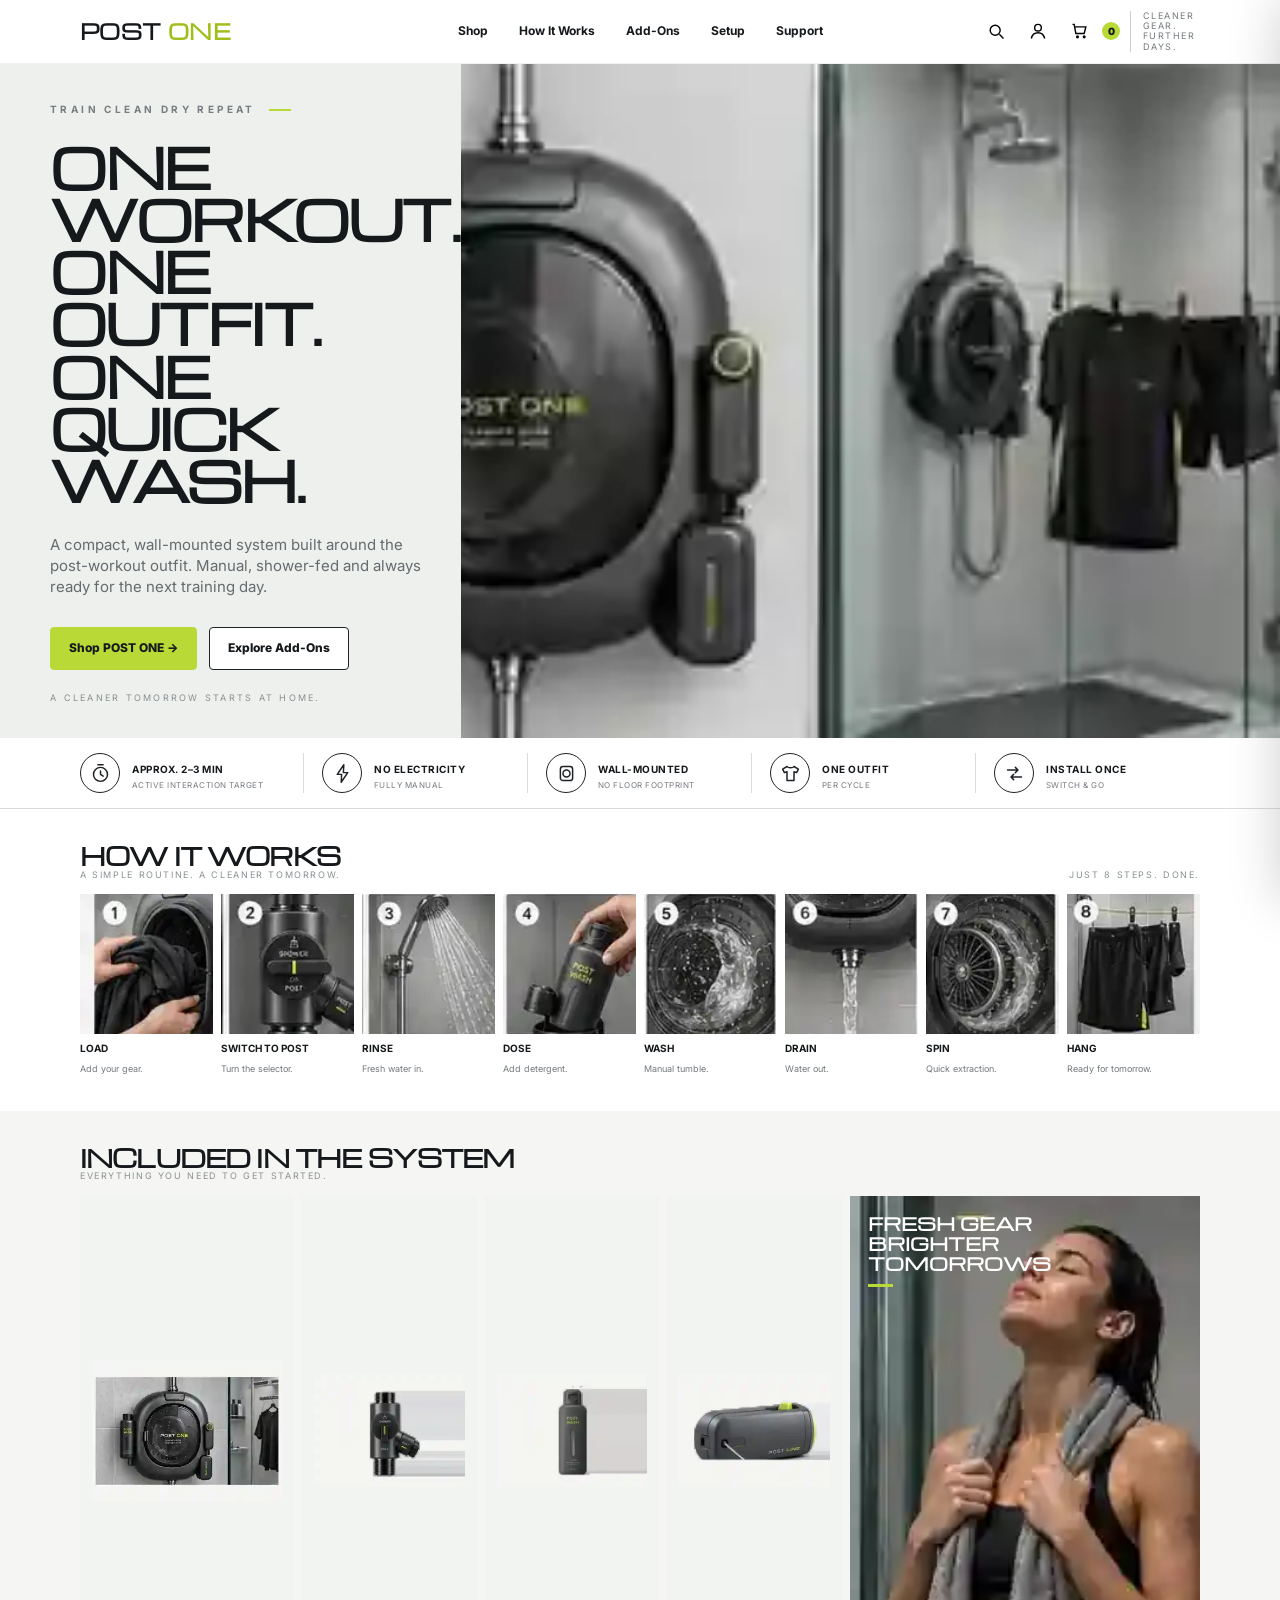
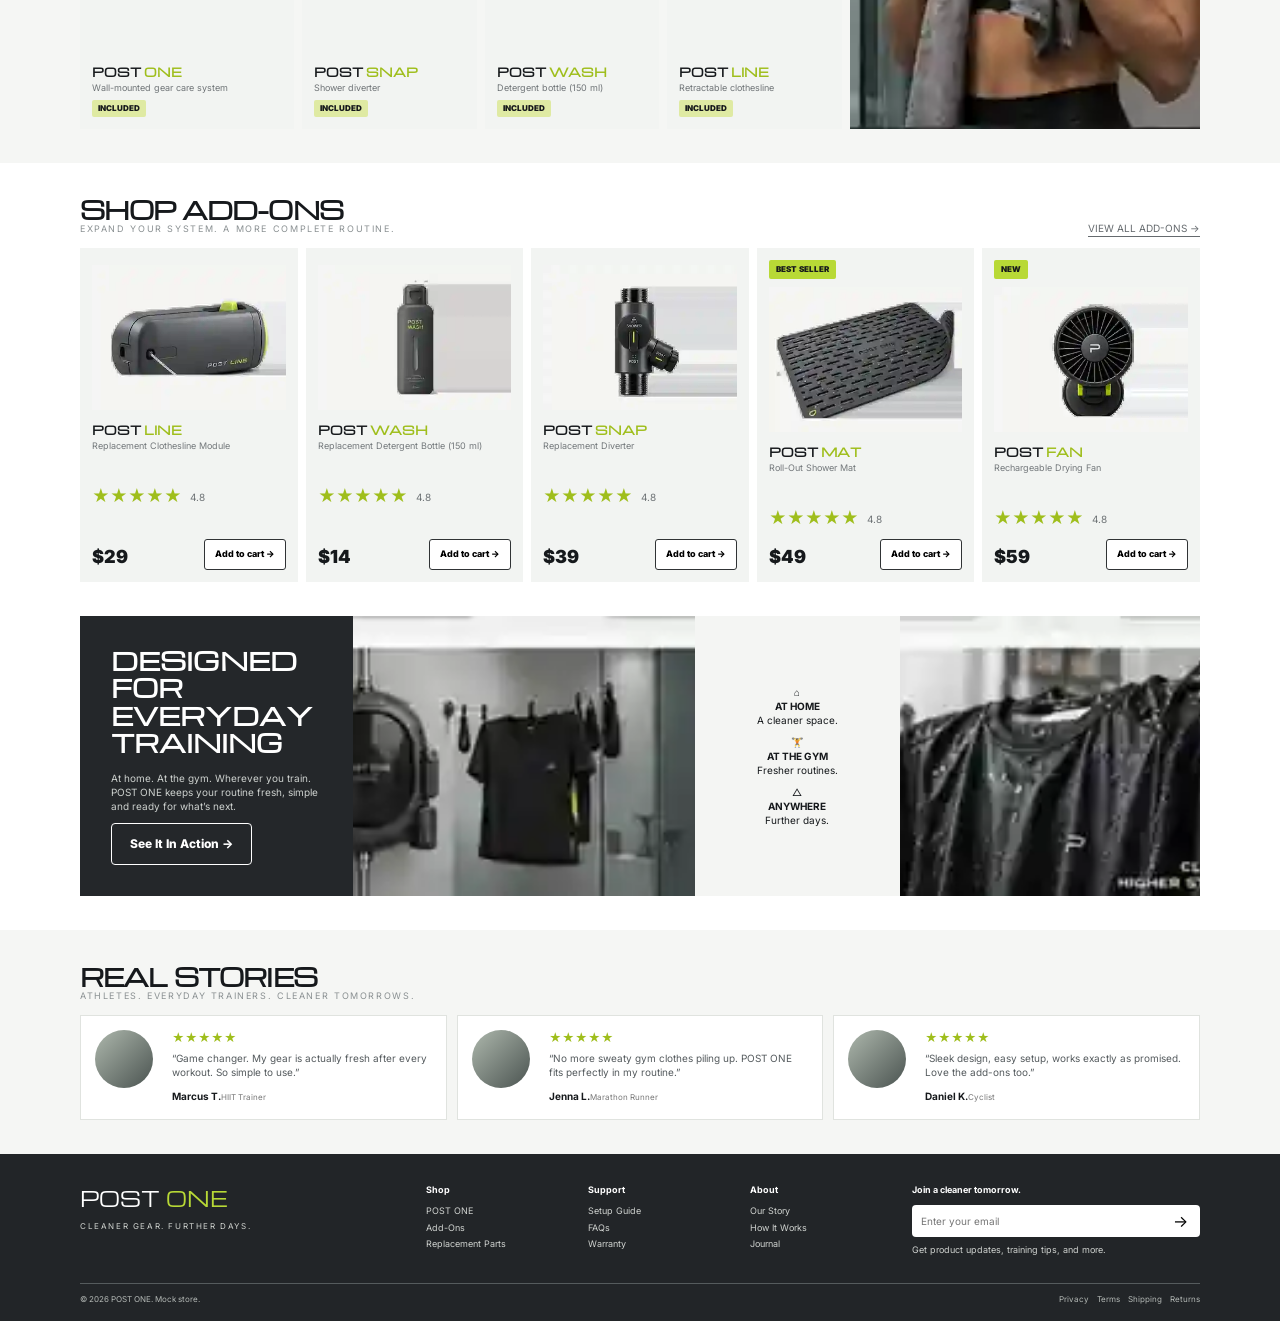
<file: index.html>
<!doctype html><html lang="en"><head><meta charset="utf-8"><meta name="viewport" content="width=device-width,initial-scale=1"><title>POST ONE — One workout. One outfit. One quick wash.</title><meta name="description" content="POST ONE — premium post-workout gear care"><link rel="stylesheet" href="https://fonts.googleapis.com/css2?family=Inter:wght@400;500;600;700;800;900&family=Michroma&display=swap"><link rel="stylesheet" href="css/site-1.css"><link rel="stylesheet" href="css/site-2.css"><link rel="stylesheet" href="css/site-3.css"><link rel="stylesheet" href="css/site-4.css"><link rel="stylesheet" href="css/site-5.css"></head><body><header class="topbar"><div class="container"><a class="logo" href="index.html">POST <span>ONE</span></a><nav class="nav"><a href="post-one.html">Shop</a><a href="how-it-works.html">How It Works</a><a href="addons.html">Add-Ons</a><a href="setup.html">Setup</a><a href="support.html">Support</a></nav><div class="actions"><button class="iconbtn" aria-label="Search"><svg viewBox="0 0 24 24"><circle cx="11" cy="11" r="6"/><path d="m16 16 5 5"/></svg></button><button class="iconbtn" aria-label="Account"><svg viewBox="0 0 24 24"><circle cx="12" cy="8" r="4"/><path d="M4 21c1-5 4-7 8-7s7 2 8 7"/></svg></button><button class="iconbtn js-cart" aria-label="Cart"><svg viewBox="0 0 24 24"><path d="M3 4h2l2 11h10l2-8H6"/><circle cx="9" cy="19" r="1"/><circle cx="17" cy="19" r="1"/></svg></button><span class="cartcount">0</span><div class="tagline">CLEANER GEAR.<br>FURTHER DAYS.</div><button class="iconbtn mobile-menu" aria-label="Menu">☰</button></div></div></header><main>
<section class="hero"><div class="hero-grid"><div class="hero-copy"><div class="eyebrow">TRAIN CLEAN DRY REPEAT <span class="limebar"></span></div><h1>ONE WORKOUT.<br>ONE OUTFIT.<br>ONE QUICK WASH.</h1><p>A compact, wall-mounted system built around the post-workout outfit. Manual, shower-fed and always ready for the next training day.</p><div class="btnrow"><a class="btn primary" href="post-one.html">Shop POST ONE →</a><a class="btn" href="addons.html">Explore Add-Ons</a></div><div class="microline">A CLEANER TOMORROW STARTS AT HOME.</div></div><div class="hero-image"><img src="" data-asset="home-hero.webp" alt="POST ONE installed in shower"></div></div></section>
<section class="featurebar"><div class="container"><div class="feature"><span class="featureicon"><svg viewBox="0 0 24 24"><circle cx="12" cy="13" r="8"/><path d="M12 9v4l3 2M9 2h6"/></svg></span><div><b>APPROX. 2–3 MIN</b><small>ACTIVE INTERACTION TARGET</small></div></div><div class="feature"><span class="featureicon"><svg viewBox="0 0 24 24"><path d="M13.5 2 6 13h5l-.5 9L18 11h-5l.5-9Z"/></svg></span><div><b>NO ELECTRICITY</b><small>FULLY MANUAL</small></div></div><div class="feature"><span class="featureicon"><svg viewBox="0 0 24 24"><rect x="5" y="4" width="14" height="16" rx="3"/><circle cx="12" cy="12" r="4"/></svg></span><div><b>WALL-MOUNTED</b><small>NO FLOOR FOOTPRINT</small></div></div><div class="feature"><span class="featureicon"><svg viewBox="0 0 24 24"><path d="m8 4-5 3 2 4 3-1v10h8V10l3 1 2-4-5-3c-1 2-7 2-8 0Z"/></svg></span><div><b>ONE OUTFIT</b><small>PER CYCLE</small></div></div><div class="feature"><span class="featureicon"><svg viewBox="0 0 24 24"><path d="M4 8h12m-3-3 3 3-3 3M20 16H8m3-3-3 3 3 3"/></svg></span><div><b>INSTALL ONCE</b><small>SWITCH & GO</small></div></div></div></section>
<section class="section"><div class="container"><div class="section-head"><div><h2 class="section-title">HOW IT WORKS</h2><div class="section-sub">A SIMPLE ROUTINE. A CLEANER TOMORROW.</div></div><div class="section-sub">JUST 8 STEPS. DONE.</div></div><div class="routine"><div class="routine-card"><div class="routine-img"><img src="" data-asset="step1.webp" alt="LOAD"></div><div class="routine-copy"><strong>LOAD</strong><span>Add your gear.</span></div></div><div class="routine-card"><div class="routine-img"><img src="" data-asset="step2.webp" alt="SWITCH TO POST"></div><div class="routine-copy"><strong>SWITCH TO POST</strong><span>Turn the selector.</span></div></div><div class="routine-card"><div class="routine-img"><img src="" data-asset="step3.webp" alt="RINSE"></div><div class="routine-copy"><strong>RINSE</strong><span>Fresh water in.</span></div></div><div class="routine-card"><div class="routine-img"><img src="" data-asset="step4.webp" alt="DOSE"></div><div class="routine-copy"><strong>DOSE</strong><span>Add detergent.</span></div></div><div class="routine-card"><div class="routine-img"><img src="" data-asset="step5.webp" alt="WASH"></div><div class="routine-copy"><strong>WASH</strong><span>Manual tumble.</span></div></div><div class="routine-card"><div class="routine-img"><img src="" data-asset="step6.webp" alt="DRAIN"></div><div class="routine-copy"><strong>DRAIN</strong><span>Water out.</span></div></div><div class="routine-card"><div class="routine-img"><img src="" data-asset="step7.webp" alt="SPIN"></div><div class="routine-copy"><strong>SPIN</strong><span>Quick extraction.</span></div></div><div class="routine-card"><div class="routine-img"><img src="" data-asset="step8.webp" alt="HANG"></div><div class="routine-copy"><strong>HANG</strong><span>Ready for tomorrow.</span></div></div></div></div></section>
<section class="section alt"><div class="container"><div class="section-head"><div><h2 class="section-title">INCLUDED IN THE SYSTEM</h2><div class="section-sub">EVERYTHING YOU NEED TO GET STARTED.</div></div></div><div class="included"><article class="inc-card"><div class="inc-img"><img src="" data-asset="postone.webp" alt="POST ONE"></div><h3>POST <span>ONE</span></h3><p>Wall-mounted gear care system</p><span class="included-badge">INCLUDED</span></article><article class="inc-card"><div class="inc-img"><img src="" data-asset="snap.webp" alt="POST SNAP"></div><h3>POST <span>SNAP</span></h3><p>Shower diverter</p><span class="included-badge">INCLUDED</span></article><article class="inc-card"><div class="inc-img"><img src="" data-asset="wash.webp" alt="POST WASH"></div><h3>POST <span>WASH</span></h3><p>Detergent bottle (150 ml)</p><span class="included-badge">INCLUDED</span></article><article class="inc-card"><div class="inc-img"><img src="" data-asset="line.webp" alt="POST LINE"></div><h3>POST <span>LINE</span></h3><p>Retractable clothesline</p><span class="included-badge">INCLUDED</span></article><div class="athlete-card"><img src="" data-asset="athlete.webp" alt="Athlete after training"><div class="athlete-copy">FRESH GEAR<br>BRIGHTER<br>TOMORROWS</div></div></div></div></section>
<section class="section"><div class="container"><div class="section-head"><div><h2 class="section-title">SHOP ADD-ONS</h2><div class="section-sub">EXPAND YOUR SYSTEM. A MORE COMPLETE ROUTINE.</div></div><a class="textlink" href="addons.html">VIEW ALL ADD-ONS →</a></div><div class="product-grid" id="productGrid"><article class="product-card" data-cat="replacement"><div class="product-img"><img src="" data-asset="line.webp" alt="POST LINE"></div><h3>POST <span>LINE</span></h3><p>Replacement Clothesline Module</p><div class="rating"><span class="stars">★★★★★</span><span>4.8</span></div><div class="product-bottom"><span class="price">$29</span><button class="addbtn" data-id="line" data-name="POST LINE" data-price="29">Add to cart →</button></div></article><article class="product-card" data-cat="replacement"><div class="product-img"><img src="" data-asset="wash.webp" alt="POST WASH"></div><h3>POST <span>WASH</span></h3><p>Replacement Detergent Bottle (150 ml)</p><div class="rating"><span class="stars">★★★★★</span><span>4.8</span></div><div class="product-bottom"><span class="price">$14</span><button class="addbtn" data-id="wash" data-name="POST WASH" data-price="14">Add to cart →</button></div></article><article class="product-card" data-cat="replacement"><div class="product-img"><img src="" data-asset="snap.webp" alt="POST SNAP"></div><h3>POST <span>SNAP</span></h3><p>Replacement Diverter</p><div class="rating"><span class="stars">★★★★★</span><span>4.8</span></div><div class="product-bottom"><span class="price">$39</span><button class="addbtn" data-id="snap" data-name="POST SNAP" data-price="39">Add to cart →</button></div></article><article class="product-card" data-cat="dry"><div class="badge">BEST SELLER</div><div class="product-img"><img src="" data-asset="mat.webp" alt="POST MAT"></div><h3>POST <span>MAT</span></h3><p>Roll-Out Shower Mat</p><div class="rating"><span class="stars">★★★★★</span><span>4.8</span></div><div class="product-bottom"><span class="price">$49</span><button class="addbtn" data-id="mat" data-name="POST MAT" data-price="49">Add to cart →</button></div></article><article class="product-card" data-cat="dry"><div class="badge">NEW</div><div class="product-img"><img src="" data-asset="fan.webp" alt="POST FAN"></div><h3>POST <span>FAN</span></h3><p>Rechargeable Drying Fan</p><div class="rating"><span class="stars">★★★★★</span><span>4.8</span></div><div class="product-bottom"><span class="price">$59</span><button class="addbtn" data-id="fan" data-name="POST FAN" data-price="59">Add to cart →</button></div></article></div></div></section>
<section class="section" style="padding-top:0"><div class="container"><div class="wide-promo"><div class="promo-copy"><h2>DESIGNED<br>FOR EVERYDAY<br>TRAINING</h2><p>At home. At the gym. Wherever you train. POST ONE keeps your routine fresh, simple and ready for what’s next.</p><a href="how-it-works.html" class="btn" style="background:transparent;color:white;border-color:white">See It In Action →</a></div><div class="promo-photo"><img src="" data-asset="everyday-scene.webp" alt="POST ONE and hanging gear"></div><div class="promo-icons"><div><div class="miniicon">⌂<br><b>AT HOME</b><br>A cleaner space.</div><div class="miniicon">🏋<br><b>AT THE GYM</b><br>Fresher routines.</div><div class="miniicon">△<br><b>ANYWHERE</b><br>Further days.</div></div></div><div class="promo-photo darkphoto"><img src="" data-asset="gear-close.webp" alt="Fresh sports gear"></div></div></div></section>
<section class="section alt"><div class="container"><div class="section-head"><div><h2 class="section-title">REAL STORIES</h2><div class="section-sub">ATHLETES. EVERYDAY TRAINERS. CLEANER TOMORROWS.</div></div></div><div class="testimonials"><article class="quote"><div class="avatar"></div><div><div class="stars">★★★★★</div><p>“Game changer. My gear is actually fresh after every workout. So simple to use.”</p><strong>Marcus T.</strong><span style="font-size:8px;color:#777">HIIT Trainer</span></div></article><article class="quote"><div class="avatar"></div><div><div class="stars">★★★★★</div><p>“No more sweaty gym clothes piling up. POST ONE fits perfectly in my routine.”</p><strong>Jenna L.</strong><span style="font-size:8px;color:#777">Marathon Runner</span></div></article><article class="quote"><div class="avatar"></div><div><div class="stars">★★★★★</div><p>“Sleek design, easy setup, works exactly as promised. Love the add-ons too.”</p><strong>Daniel K.</strong><span style="font-size:8px;color:#777">Cyclist</span></div></article></div></div></section>
</main><footer class="footer"><div class="container"><div class="footer-grid"><div><div class="footer-logo">POST <span>ONE</span></div><small>CLEANER GEAR. FURTHER DAYS.</small></div><div><h4>Shop</h4><a href="post-one.html">POST ONE</a><a href="addons.html">Add-Ons</a><a href="addons.html#replacement">Replacement Parts</a></div><div><h4>Support</h4><a href="setup.html">Setup Guide</a><a href="support.html">FAQs</a><a href="support.html">Warranty</a></div><div><h4>About</h4><a href="index.html">Our Story</a><a href="how-it-works.html">How It Works</a><a href="#">Journal</a></div><div><h4>Join a cleaner tomorrow.</h4><form class="newsletter"><input type="email" placeholder="Enter your email"><button>→</button></form><a href="#" style="margin-top:7px">Get product updates, training tips, and more.</a></div></div><div class="footer-bottom"><span>© 2026 POST ONE. Mock store.</span><span>Privacy &nbsp;&nbsp; Terms &nbsp;&nbsp; Shipping &nbsp;&nbsp; Returns</span></div></div></footer><div class="backdrop"></div><aside class="cart-drawer"><div class="cart-head"><h3>Your Cart</h3><button class="cart-close">×</button></div><div class="cart-items"></div><div class="cart-foot"><div class="total"><span>Subtotal</span><span class="subtotal">$0</span></div><button class="btn primary" style="width:100%">Checkout</button><div style="font-size:8px;color:#777;margin-top:8px">Mock checkout — no payment is processed.</div></div></aside><div class="toast"></div><script src="asset-loader.js"></script><script src="js/store.js"></script></body></html>
</file>
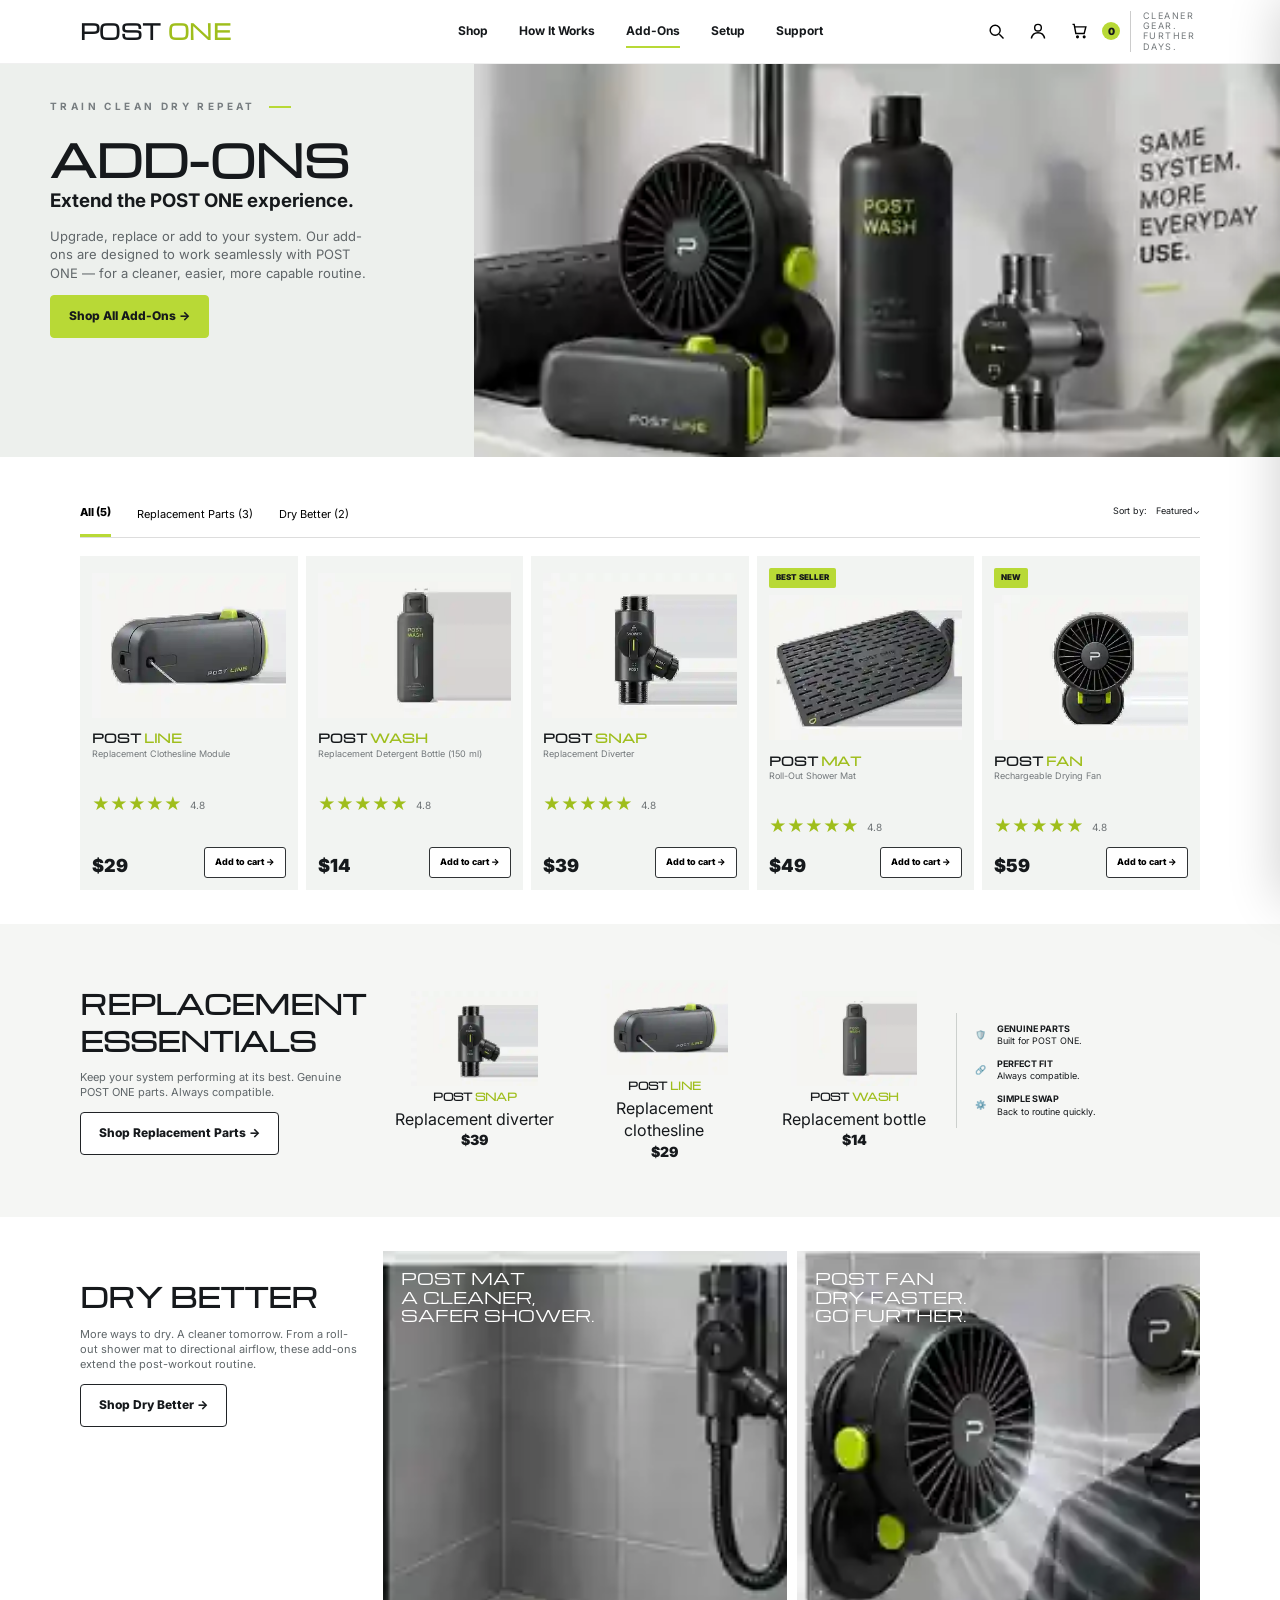
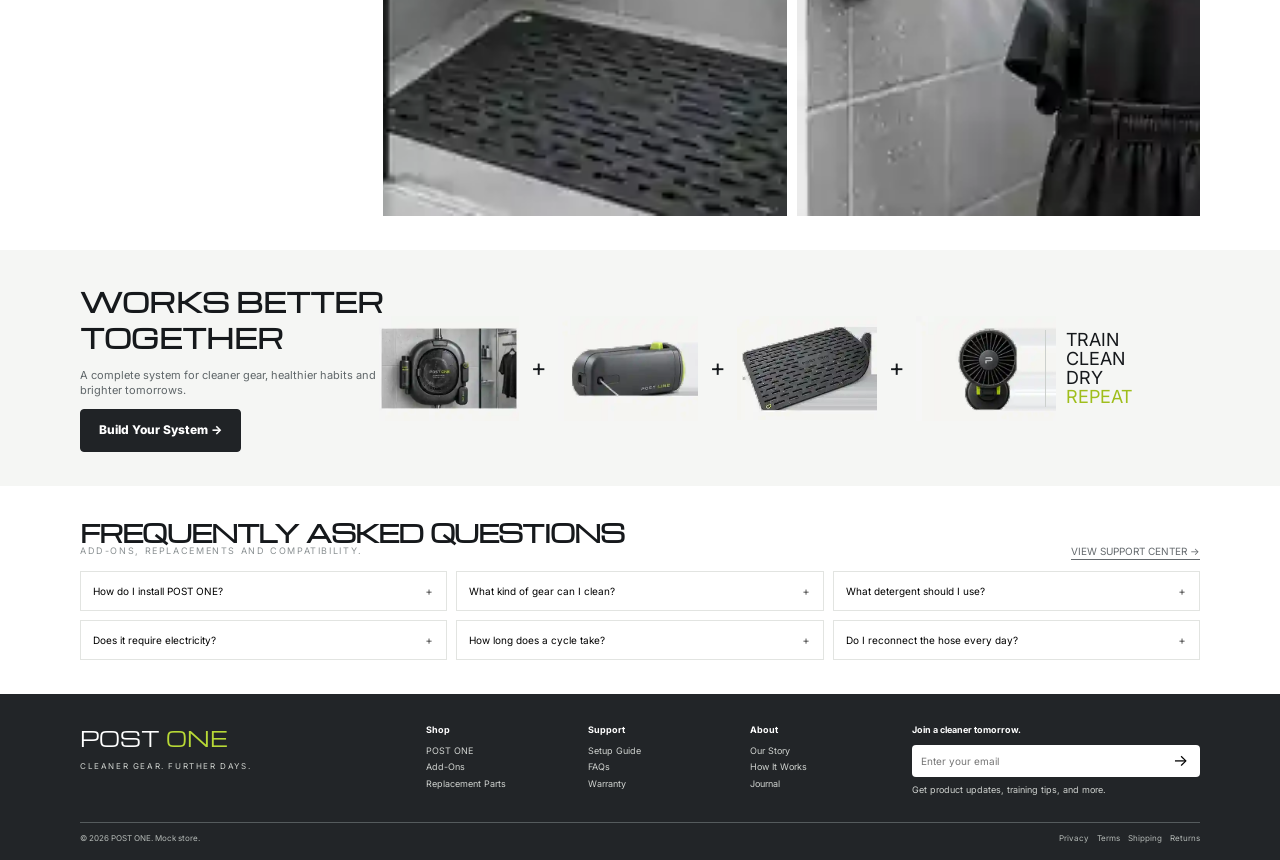
<file: addons.html>
<!doctype html><html lang="en"><head><meta charset="utf-8"><meta name="viewport" content="width=device-width,initial-scale=1"><title>POST ONE — Add-Ons</title><meta name="description" content="POST ONE — premium post-workout gear care"><link rel="stylesheet" href="https://fonts.googleapis.com/css2?family=Inter:wght@400;500;600;700;800;900&family=Michroma&display=swap"><link rel="stylesheet" href="css/site-1.css"><link rel="stylesheet" href="css/site-2.css"><link rel="stylesheet" href="css/site-3.css"><link rel="stylesheet" href="css/site-4.css"><link rel="stylesheet" href="css/site-5.css"></head><body><header class="topbar"><div class="container"><a class="logo" href="index.html">POST <span>ONE</span></a><nav class="nav"><a href="post-one.html">Shop</a><a href="how-it-works.html">How It Works</a><a href="addons.html" class="active">Add-Ons</a><a href="setup.html">Setup</a><a href="support.html">Support</a></nav><div class="actions"><button class="iconbtn" aria-label="Search"><svg viewBox="0 0 24 24"><circle cx="11" cy="11" r="6"/><path d="m16 16 5 5"/></svg></button><button class="iconbtn" aria-label="Account"><svg viewBox="0 0 24 24"><circle cx="12" cy="8" r="4"/><path d="M4 21c1-5 4-7 8-7s7 2 8 7"/></svg></button><button class="iconbtn js-cart" aria-label="Cart"><svg viewBox="0 0 24 24"><path d="M3 4h2l2 11h10l2-8H6"/><circle cx="9" cy="19" r="1"/><circle cx="17" cy="19" r="1"/></svg></button><span class="cartcount">0</span><div class="tagline">CLEANER GEAR.<br>FURTHER DAYS.</div><button class="iconbtn mobile-menu" aria-label="Menu">☰</button></div></div></header><main>
<section class="addon-hero"><div class="addon-copy"><div class="eyebrow">TRAIN CLEAN DRY REPEAT <span class="limebar"></span></div><h1>ADD-ONS</h1><h3 style="margin:0 0 8px">Extend the POST ONE experience.</h3><p>Upgrade, replace or add to your system. Our add-ons are designed to work seamlessly with POST ONE — for a cleaner, easier, more capable routine.</p><a class="btn primary" href="#catalog">Shop All Add-Ons →</a></div><div class="addon-visual"><img src="" data-asset="addons-hero.webp" alt="POST ONE add-on family"></div></section>
<section class="section" id="catalog"><div class="container"><div class="tabs"><div class="tabset"><button class="tab active" data-filter="all">All (5)</button><button class="tab" data-filter="replacement">Replacement Parts (3)</button><button class="tab" data-filter="dry">Dry Better (2)</button></div><div class="sort">Sort by: &nbsp; Featured⌄</div></div><div class="product-grid" id="productGrid"><article class="product-card" data-cat="replacement"><div class="product-img"><img src="" data-asset="line.webp" alt="POST LINE"></div><h3>POST <span>LINE</span></h3><p>Replacement Clothesline Module</p><div class="rating"><span class="stars">★★★★★</span><span>4.8</span></div><div class="product-bottom"><span class="price">$29</span><button class="addbtn" data-id="line" data-name="POST LINE" data-price="29">Add to cart →</button></div></article><article class="product-card" data-cat="replacement"><div class="product-img"><img src="" data-asset="wash.webp" alt="POST WASH"></div><h3>POST <span>WASH</span></h3><p>Replacement Detergent Bottle (150 ml)</p><div class="rating"><span class="stars">★★★★★</span><span>4.8</span></div><div class="product-bottom"><span class="price">$14</span><button class="addbtn" data-id="wash" data-name="POST WASH" data-price="14">Add to cart →</button></div></article><article class="product-card" data-cat="replacement"><div class="product-img"><img src="" data-asset="snap.webp" alt="POST SNAP"></div><h3>POST <span>SNAP</span></h3><p>Replacement Diverter</p><div class="rating"><span class="stars">★★★★★</span><span>4.8</span></div><div class="product-bottom"><span class="price">$39</span><button class="addbtn" data-id="snap" data-name="POST SNAP" data-price="39">Add to cart →</button></div></article><article class="product-card" data-cat="dry"><div class="badge">BEST SELLER</div><div class="product-img"><img src="" data-asset="mat.webp" alt="POST MAT"></div><h3>POST <span>MAT</span></h3><p>Roll-Out Shower Mat</p><div class="rating"><span class="stars">★★★★★</span><span>4.8</span></div><div class="product-bottom"><span class="price">$49</span><button class="addbtn" data-id="mat" data-name="POST MAT" data-price="49">Add to cart →</button></div></article><article class="product-card" data-cat="dry"><div class="badge">NEW</div><div class="product-img"><img src="" data-asset="fan.webp" alt="POST FAN"></div><h3>POST <span>FAN</span></h3><p>Rechargeable Drying Fan</p><div class="rating"><span class="stars">★★★★★</span><span>4.8</span></div><div class="product-bottom"><span class="price">$59</span><button class="addbtn" data-id="fan" data-name="POST FAN" data-price="59">Add to cart →</button></div></article></div></div></section>
<section class="section alt" id="replacement"><div class="container"><div class="essentials"><div><h2>REPLACEMENT<br>ESSENTIALS</h2><p>Keep your system performing at its best. Genuine POST ONE parts. Always compatible.</p><a class="btn" href="#catalog">Shop Replacement Parts →</a></div><div class="mini-prod"><img src="" data-asset="snap.webp"><h4>POST <span style="color:var(--lime2)">SNAP</span></h4><div>Replacement diverter</div><div class="price">$39</div></div><div class="mini-prod"><img src="" data-asset="line.webp"><h4>POST <span style="color:var(--lime2)">LINE</span></h4><div>Replacement clothesline</div><div class="price">$29</div></div><div class="mini-prod"><img src="" data-asset="wash.webp"><h4>POST <span style="color:var(--lime2)">WASH</span></h4><div>Replacement bottle</div><div class="price">$14</div></div><div class="benefit-stack"><div class="benefit-line">🛡️ <span><b>GENUINE PARTS</b><br>Built for POST ONE.</span></div><div class="benefit-line">🔗 <span><b>PERFECT FIT</b><br>Always compatible.</span></div><div class="benefit-line">⚙️ <span><b>SIMPLE SWAP</b><br>Back to routine quickly.</span></div></div></div></div></section>
<section class="section"><div class="container"><div class="drybetter"><div class="drycopy"><h2>DRY BETTER</h2><p>More ways to dry. A cleaner tomorrow. From a roll-out shower mat to directional airflow, these add-ons extend the post-workout routine.</p><a href="#catalog" class="btn">Shop Dry Better →</a></div><div class="lifestyle-tile"><img src="" data-asset="mat-lifestyle.webp" alt="POST MAT"><div class="title">POST MAT<br>A CLEANER,<br>SAFER SHOWER.</div></div><div class="lifestyle-tile"><img src="" data-asset="fan-lifestyle.webp" alt="POST FAN"><div class="title">POST FAN<br>DRY FASTER.<br>GO FURTHER.</div></div></div></div></section>
<section class="section alt"><div class="container"><div class="together"><div><h2>WORKS BETTER TOGETHER</h2><p>A complete system for cleaner gear, healthier habits and brighter tomorrows.</p><a class="btn dark" href="post-one.html">Build Your System →</a></div><div class="system-combo"><img src="" data-asset="postone.webp"><span class="plus">+</span><img src="" data-asset="line.webp"><span class="plus">+</span><img src="" data-asset="mat.webp"><span class="plus">+</span><img src="" data-asset="fan.webp"></div><div class="vertical-mantra">TRAIN<br>CLEAN<br>DRY<br><span>REPEAT</span></div></div></div></section>
<section class="section"><div class="container"><div class="section-head"><div><h2 class="section-title">FREQUENTLY ASKED QUESTIONS</h2><div class="section-sub">ADD-ONS, REPLACEMENTS AND COMPATIBILITY.</div></div><a class="textlink" href="support.html">View Support Center →</a></div><div class="faq-grid"><div class="faq-item"><button class="faq-q">How do I install POST ONE?<span>＋</span></button><div class="faq-a">Install POST SNAP once, prepare a compatible smooth wall surface, secure POST MOUNT, slide POST ONE onto the backplate, then fill and dock POST WASH.</div></div><div class="faq-item"><button class="faq-q">What kind of gear can I clean?<span>＋</span></button><div class="faq-a">The system is designed around one performance outfit: typically a shirt plus shorts or leggings, underwear and socks. Heavy jeans, large towels and bedding are outside the intended use case.</div></div><div class="faq-item"><button class="faq-q">What detergent should I use?<span>＋</span></button><div class="faq-a">POST WASH is intended to be refilled with the user’s normal liquid laundry detergent. The integrated dosing chamber helps dilute it before it reaches the garments.</div></div><div class="faq-item"><button class="faq-q">Does it require electricity?<span>＋</span></button><div class="faq-a">No. The core POST ONE system is fully manual and uses the existing shower water supply.</div></div><div class="faq-item"><button class="faq-q">How long does a cycle take?<span>＋</span></button><div class="faq-a">The current engineering target is approximately 2–3 minutes of active user interaction, subject to prototype validation.</div></div><div class="faq-item"><button class="faq-q">Do I reconnect the hose every day?<span>＋</span></button><div class="faq-a">No. The daily convenience principle is install once, then simply switch POST SNAP between SHOWER and POST.</div></div></div></div></section>
</main><footer class="footer"><div class="container"><div class="footer-grid"><div><div class="footer-logo">POST <span>ONE</span></div><small>CLEANER GEAR. FURTHER DAYS.</small></div><div><h4>Shop</h4><a href="post-one.html">POST ONE</a><a href="addons.html">Add-Ons</a><a href="addons.html#replacement">Replacement Parts</a></div><div><h4>Support</h4><a href="setup.html">Setup Guide</a><a href="support.html">FAQs</a><a href="support.html">Warranty</a></div><div><h4>About</h4><a href="index.html">Our Story</a><a href="how-it-works.html">How It Works</a><a href="#">Journal</a></div><div><h4>Join a cleaner tomorrow.</h4><form class="newsletter"><input type="email" placeholder="Enter your email"><button>→</button></form><a href="#" style="margin-top:7px">Get product updates, training tips, and more.</a></div></div><div class="footer-bottom"><span>© 2026 POST ONE. Mock store.</span><span>Privacy &nbsp;&nbsp; Terms &nbsp;&nbsp; Shipping &nbsp;&nbsp; Returns</span></div></div></footer><div class="backdrop"></div><aside class="cart-drawer"><div class="cart-head"><h3>Your Cart</h3><button class="cart-close">×</button></div><div class="cart-items"></div><div class="cart-foot"><div class="total"><span>Subtotal</span><span class="subtotal">$0</span></div><button class="btn primary" style="width:100%">Checkout</button><div style="font-size:8px;color:#777;margin-top:8px">Mock checkout — no payment is processed.</div></div></aside><div class="toast"></div><script src="asset-loader.js"></script><script src="js/store.js"></script></body></html>
</file>
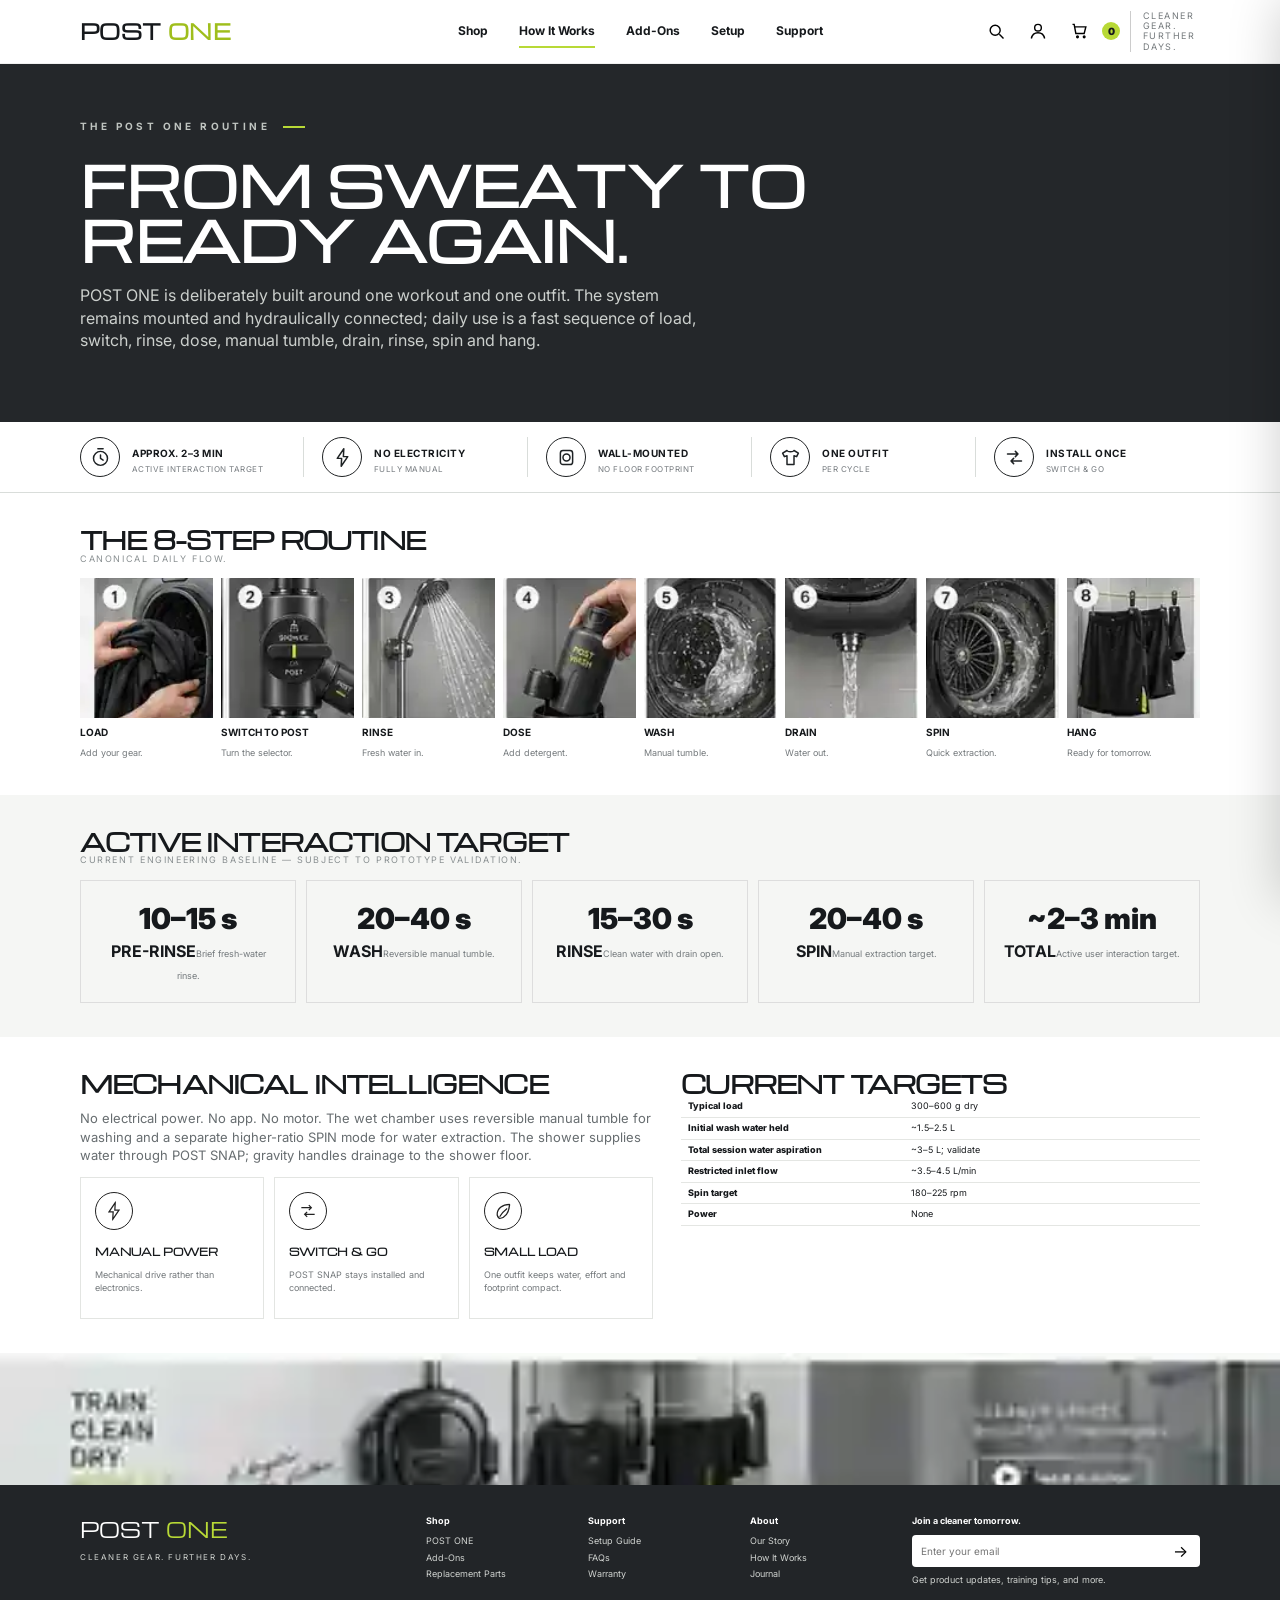
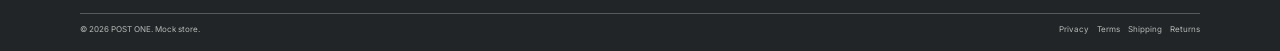
<file: how-it-works.html>
<!doctype html><html lang="en"><head><meta charset="utf-8"><meta name="viewport" content="width=device-width,initial-scale=1"><title>POST ONE — How It Works</title><meta name="description" content="POST ONE — premium post-workout gear care"><link rel="stylesheet" href="https://fonts.googleapis.com/css2?family=Inter:wght@400;500;600;700;800;900&family=Michroma&display=swap"><link rel="stylesheet" href="css/site-1.css"><link rel="stylesheet" href="css/site-2.css"><link rel="stylesheet" href="css/site-3.css"><link rel="stylesheet" href="css/site-4.css"><link rel="stylesheet" href="css/site-5.css"></head><body><header class="topbar"><div class="container"><a class="logo" href="index.html">POST <span>ONE</span></a><nav class="nav"><a href="post-one.html">Shop</a><a href="how-it-works.html" class="active">How It Works</a><a href="addons.html">Add-Ons</a><a href="setup.html">Setup</a><a href="support.html">Support</a></nav><div class="actions"><button class="iconbtn" aria-label="Search"><svg viewBox="0 0 24 24"><circle cx="11" cy="11" r="6"/><path d="m16 16 5 5"/></svg></button><button class="iconbtn" aria-label="Account"><svg viewBox="0 0 24 24"><circle cx="12" cy="8" r="4"/><path d="M4 21c1-5 4-7 8-7s7 2 8 7"/></svg></button><button class="iconbtn js-cart" aria-label="Cart"><svg viewBox="0 0 24 24"><path d="M3 4h2l2 11h10l2-8H6"/><circle cx="9" cy="19" r="1"/><circle cx="17" cy="19" r="1"/></svg></button><span class="cartcount">0</span><div class="tagline">CLEANER GEAR.<br>FURTHER DAYS.</div><button class="iconbtn mobile-menu" aria-label="Menu">☰</button></div></div></header><main>
<section class="hiw-hero"><div class="container"><div class="eyebrow" style="color:#bfc4c0">THE POST ONE ROUTINE <span class="limebar"></span></div><h1>FROM SWEATY TO<br>READY AGAIN.</h1><p>POST ONE is deliberately built around one workout and one outfit. The system remains mounted and hydraulically connected; daily use is a fast sequence of load, switch, rinse, dose, manual tumble, drain, rinse, spin and hang.</p></div></section>
<section class="featurebar"><div class="container"><div class="feature"><span class="featureicon"><svg viewBox="0 0 24 24"><circle cx="12" cy="13" r="8"/><path d="M12 9v4l3 2M9 2h6"/></svg></span><div><b>APPROX. 2–3 MIN</b><small>ACTIVE INTERACTION TARGET</small></div></div><div class="feature"><span class="featureicon"><svg viewBox="0 0 24 24"><path d="M13.5 2 6 13h5l-.5 9L18 11h-5l.5-9Z"/></svg></span><div><b>NO ELECTRICITY</b><small>FULLY MANUAL</small></div></div><div class="feature"><span class="featureicon"><svg viewBox="0 0 24 24"><rect x="5" y="4" width="14" height="16" rx="3"/><circle cx="12" cy="12" r="4"/></svg></span><div><b>WALL-MOUNTED</b><small>NO FLOOR FOOTPRINT</small></div></div><div class="feature"><span class="featureicon"><svg viewBox="0 0 24 24"><path d="m8 4-5 3 2 4 3-1v10h8V10l3 1 2-4-5-3c-1 2-7 2-8 0Z"/></svg></span><div><b>ONE OUTFIT</b><small>PER CYCLE</small></div></div><div class="feature"><span class="featureicon"><svg viewBox="0 0 24 24"><path d="M4 8h12m-3-3 3 3-3 3M20 16H8m3-3-3 3 3 3"/></svg></span><div><b>INSTALL ONCE</b><small>SWITCH & GO</small></div></div></div></section>
<section class="section"><div class="container"><div class="section-head"><div><h2 class="section-title">THE 8-STEP ROUTINE</h2><div class="section-sub">CANONICAL DAILY FLOW.</div></div></div><div class="routine"><div class="routine-card"><div class="routine-img"><img src="" data-asset="step1.webp" alt="LOAD"></div><div class="routine-copy"><strong>LOAD</strong><span>Add your gear.</span></div></div><div class="routine-card"><div class="routine-img"><img src="" data-asset="step2.webp" alt="SWITCH TO POST"></div><div class="routine-copy"><strong>SWITCH TO POST</strong><span>Turn the selector.</span></div></div><div class="routine-card"><div class="routine-img"><img src="" data-asset="step3.webp" alt="RINSE"></div><div class="routine-copy"><strong>RINSE</strong><span>Fresh water in.</span></div></div><div class="routine-card"><div class="routine-img"><img src="" data-asset="step4.webp" alt="DOSE"></div><div class="routine-copy"><strong>DOSE</strong><span>Add detergent.</span></div></div><div class="routine-card"><div class="routine-img"><img src="" data-asset="step5.webp" alt="WASH"></div><div class="routine-copy"><strong>WASH</strong><span>Manual tumble.</span></div></div><div class="routine-card"><div class="routine-img"><img src="" data-asset="step6.webp" alt="DRAIN"></div><div class="routine-copy"><strong>DRAIN</strong><span>Water out.</span></div></div><div class="routine-card"><div class="routine-img"><img src="" data-asset="step7.webp" alt="SPIN"></div><div class="routine-copy"><strong>SPIN</strong><span>Quick extraction.</span></div></div><div class="routine-card"><div class="routine-img"><img src="" data-asset="step8.webp" alt="HANG"></div><div class="routine-copy"><strong>HANG</strong><span>Ready for tomorrow.</span></div></div></div></div></section>
<section class="section alt"><div class="container"><div class="section-head"><div><h2 class="section-title">ACTIVE INTERACTION TARGET</h2><div class="section-sub">CURRENT ENGINEERING BASELINE — SUBJECT TO PROTOTYPE VALIDATION.</div></div></div><div class="timings"><div class="timing"><div class="big">10–15 s</div><b>PRE-RINSE</b><small>Brief fresh-water rinse.</small></div><div class="timing"><div class="big">20–40 s</div><b>WASH</b><small>Reversible manual tumble.</small></div><div class="timing"><div class="big">15–30 s</div><b>RINSE</b><small>Clean water with drain open.</small></div><div class="timing"><div class="big">20–40 s</div><b>SPIN</b><small>Manual extraction target.</small></div><div class="timing"><div class="big">~2–3 min</div><b>TOTAL</b><small>Active user interaction target.</small></div></div></div></section>
<section class="section"><div class="container"><div class="info-grid"><div><h2 class="section-title">MECHANICAL INTELLIGENCE</h2><p style="font-size:13px;color:#676d70">No electrical power. No app. No motor. The wet chamber uses reversible manual tumble for washing and a separate higher-ratio SPIN mode for water extraction. The shower supplies water through POST SNAP; gravity handles drainage to the shower floor.</p><div class="benefits"><div class="benefit"><svg viewBox="0 0 24 24"><path d="M13.5 2 6 13h5l-.5 9L18 11h-5l.5-9Z"/></svg><h3>MANUAL POWER</h3><p>Mechanical drive rather than electronics.</p></div><div class="benefit"><svg viewBox="0 0 24 24"><path d="M4 8h12m-3-3 3 3-3 3M20 16H8m3-3-3 3 3 3"/></svg><h3>SWITCH & GO</h3><p>POST SNAP stays installed and connected.</p></div><div class="benefit"><svg viewBox="0 0 24 24"><path d="M20 4C11 4 5 9 5 16c0 2 1 4 3 5 7-1 11-6 12-17Z"/><path d="M8 19c2-4 5-7 9-10"/></svg><h3>SMALL LOAD</h3><p>One outfit keeps water, effort and footprint compact.</p></div></div></div><div><h2 class="section-title">CURRENT TARGETS</h2><table class="specs"><tr><td>Typical load</td><td>300–600 g dry</td></tr><tr><td>Initial wash water held</td><td>~1.5–2.5 L</td></tr><tr><td>Total session water aspiration</td><td>~3–5 L; validate</td></tr><tr><td>Restricted inlet flow</td><td>~3.5–4.5 L/min</td></tr><tr><td>Spin target</td><td>180–225 rpm</td></tr><tr><td>Power</td><td>None</td></tr></table></div></div></div></section>
<section class="banner-strip"><img src="" data-asset="product-lifestyle-strip.webp"></section>
</main><footer class="footer"><div class="container"><div class="footer-grid"><div><div class="footer-logo">POST <span>ONE</span></div><small>CLEANER GEAR. FURTHER DAYS.</small></div><div><h4>Shop</h4><a href="post-one.html">POST ONE</a><a href="addons.html">Add-Ons</a><a href="addons.html#replacement">Replacement Parts</a></div><div><h4>Support</h4><a href="setup.html">Setup Guide</a><a href="support.html">FAQs</a><a href="support.html">Warranty</a></div><div><h4>About</h4><a href="index.html">Our Story</a><a href="how-it-works.html">How It Works</a><a href="#">Journal</a></div><div><h4>Join a cleaner tomorrow.</h4><form class="newsletter"><input type="email" placeholder="Enter your email"><button>→</button></form><a href="#" style="margin-top:7px">Get product updates, training tips, and more.</a></div></div><div class="footer-bottom"><span>© 2026 POST ONE. Mock store.</span><span>Privacy &nbsp;&nbsp; Terms &nbsp;&nbsp; Shipping &nbsp;&nbsp; Returns</span></div></div></footer><div class="backdrop"></div><aside class="cart-drawer"><div class="cart-head"><h3>Your Cart</h3><button class="cart-close">×</button></div><div class="cart-items"></div><div class="cart-foot"><div class="total"><span>Subtotal</span><span class="subtotal">$0</span></div><button class="btn primary" style="width:100%">Checkout</button><div style="font-size:8px;color:#777;margin-top:8px">Mock checkout — no payment is processed.</div></div></aside><div class="toast"></div><script src="asset-loader.js"></script><script src="js/store.js"></script></body></html>
</file>
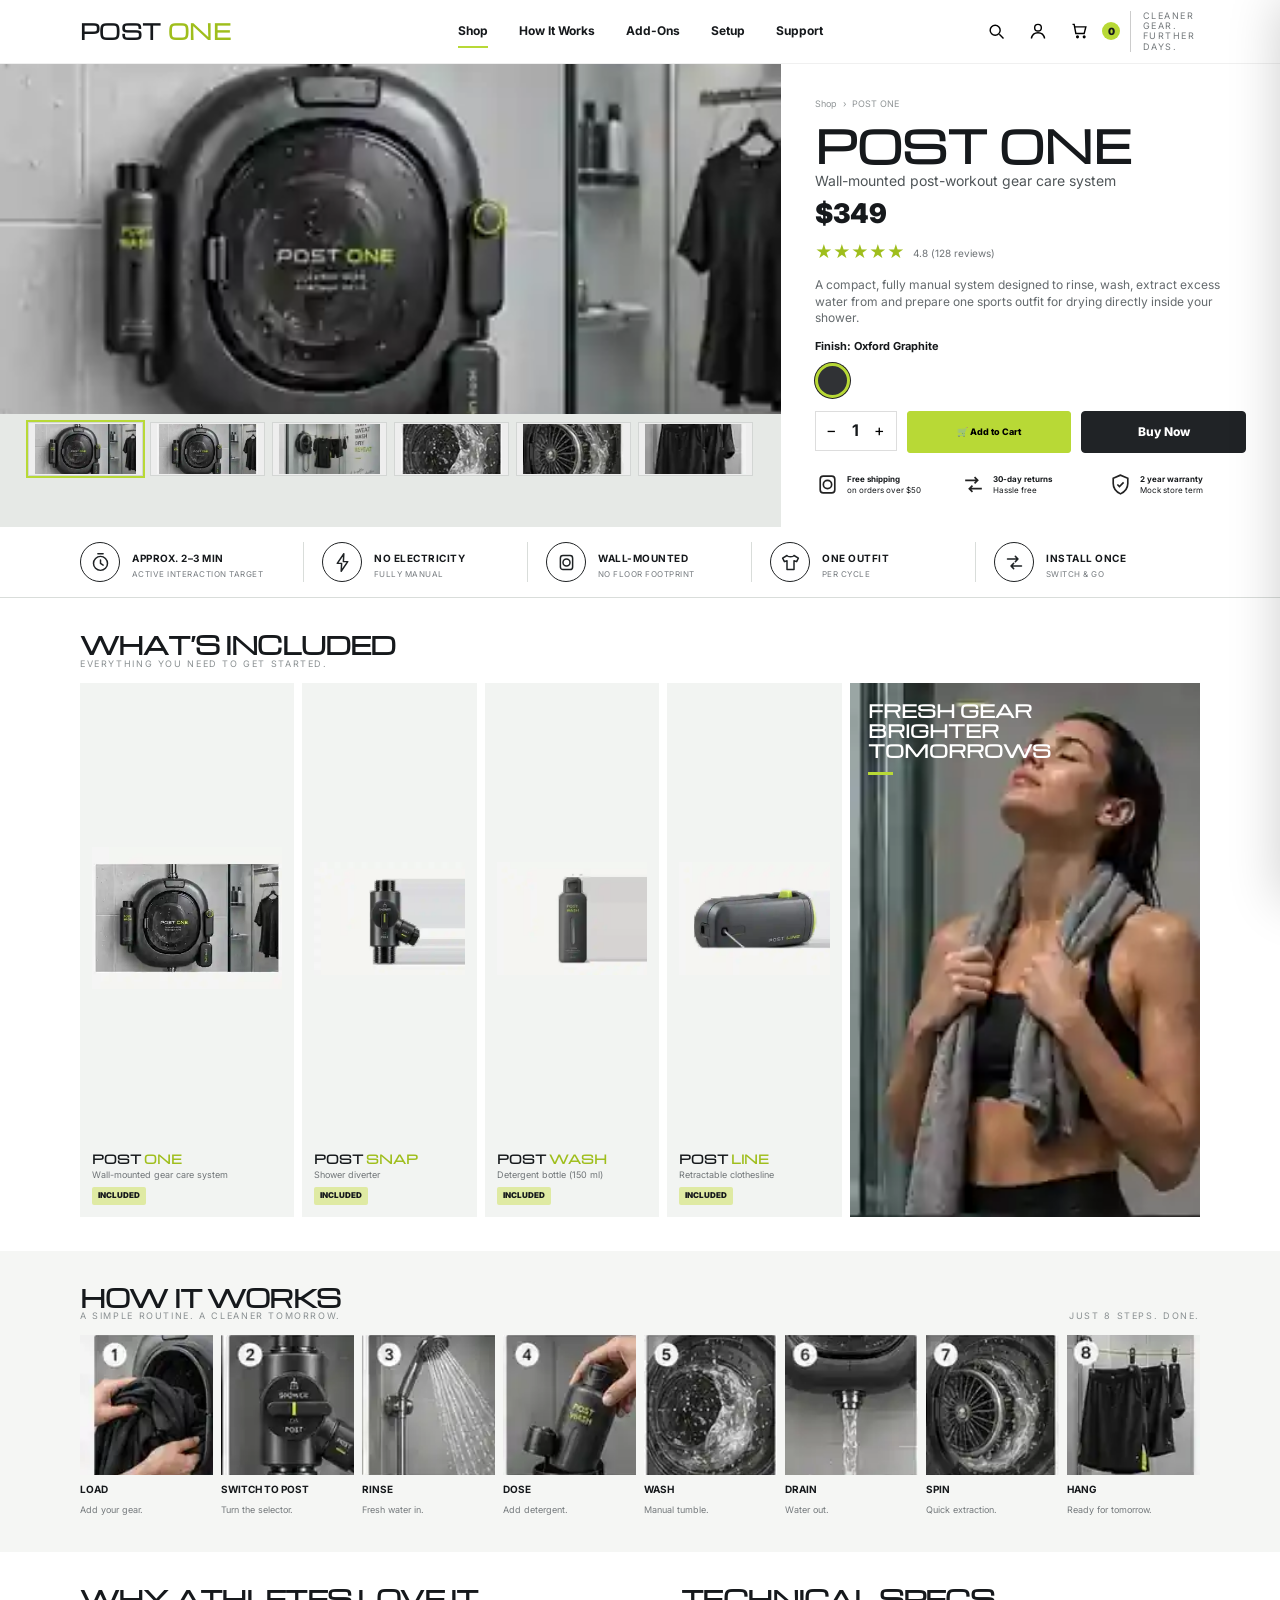
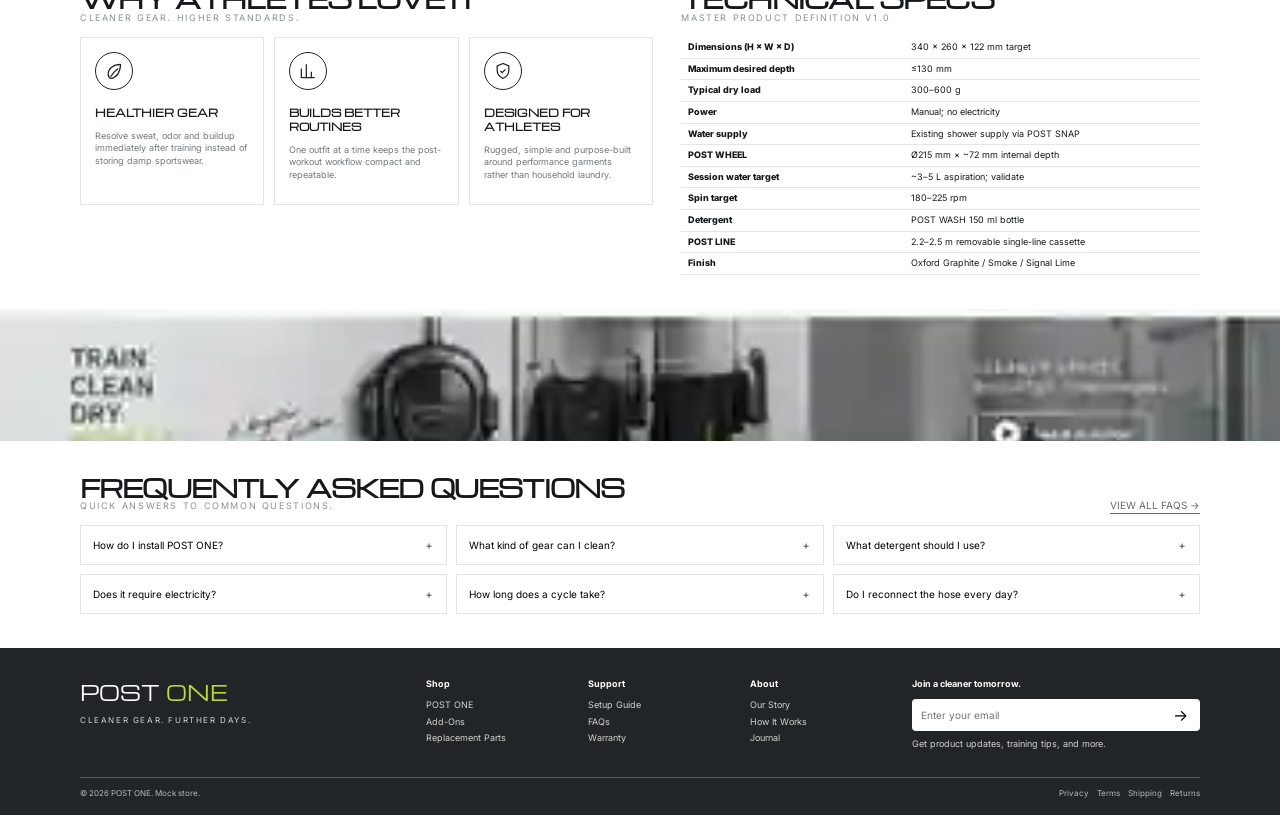
<file: post-one.html>
<!doctype html><html lang="en"><head><meta charset="utf-8"><meta name="viewport" content="width=device-width,initial-scale=1"><title>POST ONE — Product</title><meta name="description" content="POST ONE — premium post-workout gear care"><link rel="stylesheet" href="https://fonts.googleapis.com/css2?family=Inter:wght@400;500;600;700;800;900&family=Michroma&display=swap"><link rel="stylesheet" href="css/site-1.css"><link rel="stylesheet" href="css/site-2.css"><link rel="stylesheet" href="css/site-3.css"><link rel="stylesheet" href="css/site-4.css"><link rel="stylesheet" href="css/site-5.css"></head><body><header class="topbar"><div class="container"><a class="logo" href="index.html">POST <span>ONE</span></a><nav class="nav"><a href="post-one.html" class="active">Shop</a><a href="how-it-works.html">How It Works</a><a href="addons.html">Add-Ons</a><a href="setup.html">Setup</a><a href="support.html">Support</a></nav><div class="actions"><button class="iconbtn" aria-label="Search"><svg viewBox="0 0 24 24"><circle cx="11" cy="11" r="6"/><path d="m16 16 5 5"/></svg></button><button class="iconbtn" aria-label="Account"><svg viewBox="0 0 24 24"><circle cx="12" cy="8" r="4"/><path d="M4 21c1-5 4-7 8-7s7 2 8 7"/></svg></button><button class="iconbtn js-cart" aria-label="Cart"><svg viewBox="0 0 24 24"><path d="M3 4h2l2 11h10l2-8H6"/><circle cx="9" cy="19" r="1"/><circle cx="17" cy="19" r="1"/></svg></button><span class="cartcount">0</span><div class="tagline">CLEANER GEAR.<br>FURTHER DAYS.</div><button class="iconbtn mobile-menu" aria-label="Menu">☰</button></div></div></header><main>
<section class="commerce-hero"><div class="gallery"><div class="gallery-main"><img id="mainGallery" src="" data-asset="product-main.webp" alt="POST ONE wall mounted"></div><div class="thumbs container" style="padding-left:28px;padding-right:28px"><button class="thumb active" data-gallery="assets/product-main.webp"><img src="" data-asset="product-main.webp" alt="Main view"></button><button class="thumb" data-gallery="assets/postone.webp"><img src="" data-asset="postone.webp"></button><button class="thumb" data-gallery="assets/postone-lifestyle.webp"><img src="" data-asset="postone-lifestyle.webp"></button><button class="thumb" data-gallery="assets/step5.webp"><img src="" data-asset="step5.webp"></button><button class="thumb" data-gallery="assets/step7.webp"><img src="" data-asset="step7.webp"></button><button class="thumb" data-gallery="assets/step8.webp"><img src="" data-asset="step8.webp"></button></div></div><div class="buy-panel"><div class="crumb">Shop &nbsp;›&nbsp; POST ONE</div><h1 class="product-name">POST ONE</h1><div class="subtitle">Wall-mounted post-workout gear care system</div><div class="buy-price">$349</div><div class="rating"><span class="stars">★★★★★</span><span>4.8 (128 reviews)</span></div><p class="buy-desc">A compact, fully manual system designed to rinse, wash, extract excess water from and prepare one sports outfit for drying directly inside your shower.</p><div class="finish">Finish: Oxford Graphite</div><div class="swatch"></div><div class="buy-actions"><div class="qty"><button id="minusQty">−</button><b id="qtyVal">1</b><button id="plusQty">+</button></div><button class="btn primary addbtn" data-id="postone" data-name="POST ONE" data-price="349">🛒 Add to Cart</button><button class="btn dark">Buy Now</button></div><div class="trust-row"><div class="trust"><svg viewBox="0 0 24 24"><rect x="5" y="4" width="14" height="16" rx="3"/><circle cx="12" cy="12" r="4"/></svg><span><b>Free shipping</b><br>on orders over $50</span></div><div class="trust"><svg viewBox="0 0 24 24"><path d="M4 8h12m-3-3 3 3-3 3M20 16H8m3-3-3 3 3 3"/></svg><span><b>30-day returns</b><br>Hassle free</span></div><div class="trust"><svg viewBox="0 0 24 24"><path d="M12 3 5 6v5c0 5 3 8 7 10 4-2 7-5 7-10V6l-7-3Z"/><path d="m9 12 2 2 4-4"/></svg><span><b>2 year warranty</b><br>Mock store term</span></div></div></div></section>
<section class="featurebar"><div class="container"><div class="feature"><span class="featureicon"><svg viewBox="0 0 24 24"><circle cx="12" cy="13" r="8"/><path d="M12 9v4l3 2M9 2h6"/></svg></span><div><b>APPROX. 2–3 MIN</b><small>ACTIVE INTERACTION TARGET</small></div></div><div class="feature"><span class="featureicon"><svg viewBox="0 0 24 24"><path d="M13.5 2 6 13h5l-.5 9L18 11h-5l.5-9Z"/></svg></span><div><b>NO ELECTRICITY</b><small>FULLY MANUAL</small></div></div><div class="feature"><span class="featureicon"><svg viewBox="0 0 24 24"><rect x="5" y="4" width="14" height="16" rx="3"/><circle cx="12" cy="12" r="4"/></svg></span><div><b>WALL-MOUNTED</b><small>NO FLOOR FOOTPRINT</small></div></div><div class="feature"><span class="featureicon"><svg viewBox="0 0 24 24"><path d="m8 4-5 3 2 4 3-1v10h8V10l3 1 2-4-5-3c-1 2-7 2-8 0Z"/></svg></span><div><b>ONE OUTFIT</b><small>PER CYCLE</small></div></div><div class="feature"><span class="featureicon"><svg viewBox="0 0 24 24"><path d="M4 8h12m-3-3 3 3-3 3M20 16H8m3-3-3 3 3 3"/></svg></span><div><b>INSTALL ONCE</b><small>SWITCH & GO</small></div></div></div></section>
<section class="section"><div class="container"><div class="section-head"><div><h2 class="section-title">WHAT’S INCLUDED</h2><div class="section-sub">EVERYTHING YOU NEED TO GET STARTED.</div></div></div><div class="included"><article class="inc-card"><div class="inc-img"><img src="" data-asset="postone.webp" alt="POST ONE"></div><h3>POST <span>ONE</span></h3><p>Wall-mounted gear care system</p><span class="included-badge">INCLUDED</span></article><article class="inc-card"><div class="inc-img"><img src="" data-asset="snap.webp" alt="POST SNAP"></div><h3>POST <span>SNAP</span></h3><p>Shower diverter</p><span class="included-badge">INCLUDED</span></article><article class="inc-card"><div class="inc-img"><img src="" data-asset="wash.webp" alt="POST WASH"></div><h3>POST <span>WASH</span></h3><p>Detergent bottle (150 ml)</p><span class="included-badge">INCLUDED</span></article><article class="inc-card"><div class="inc-img"><img src="" data-asset="line.webp" alt="POST LINE"></div><h3>POST <span>LINE</span></h3><p>Retractable clothesline</p><span class="included-badge">INCLUDED</span></article><div class="athlete-card"><img src="" data-asset="athlete.webp" alt="Athlete after training"><div class="athlete-copy">FRESH GEAR<br>BRIGHTER<br>TOMORROWS</div></div></div></div></section>
<section class="section alt"><div class="container"><div class="section-head"><div><h2 class="section-title">HOW IT WORKS</h2><div class="section-sub">A SIMPLE ROUTINE. A CLEANER TOMORROW.</div></div><div class="section-sub">JUST 8 STEPS. DONE.</div></div><div class="routine"><div class="routine-card"><div class="routine-img"><img src="" data-asset="step1.webp" alt="LOAD"></div><div class="routine-copy"><strong>LOAD</strong><span>Add your gear.</span></div></div><div class="routine-card"><div class="routine-img"><img src="" data-asset="step2.webp" alt="SWITCH TO POST"></div><div class="routine-copy"><strong>SWITCH TO POST</strong><span>Turn the selector.</span></div></div><div class="routine-card"><div class="routine-img"><img src="" data-asset="step3.webp" alt="RINSE"></div><div class="routine-copy"><strong>RINSE</strong><span>Fresh water in.</span></div></div><div class="routine-card"><div class="routine-img"><img src="" data-asset="step4.webp" alt="DOSE"></div><div class="routine-copy"><strong>DOSE</strong><span>Add detergent.</span></div></div><div class="routine-card"><div class="routine-img"><img src="" data-asset="step5.webp" alt="WASH"></div><div class="routine-copy"><strong>WASH</strong><span>Manual tumble.</span></div></div><div class="routine-card"><div class="routine-img"><img src="" data-asset="step6.webp" alt="DRAIN"></div><div class="routine-copy"><strong>DRAIN</strong><span>Water out.</span></div></div><div class="routine-card"><div class="routine-img"><img src="" data-asset="step7.webp" alt="SPIN"></div><div class="routine-copy"><strong>SPIN</strong><span>Quick extraction.</span></div></div><div class="routine-card"><div class="routine-img"><img src="" data-asset="step8.webp" alt="HANG"></div><div class="routine-copy"><strong>HANG</strong><span>Ready for tomorrow.</span></div></div></div></div></section>
<section class="section"><div class="container"><div class="info-grid"><div><div class="section-head"><div><h2 class="section-title">WHY ATHLETES LOVE IT</h2><div class="section-sub">CLEANER GEAR. HIGHER STANDARDS.</div></div></div><div class="benefits"><div class="benefit"><svg viewBox="0 0 24 24"><path d="M20 4C11 4 5 9 5 16c0 2 1 4 3 5 7-1 11-6 12-17Z"/><path d="M8 19c2-4 5-7 9-10"/></svg><h3>HEALTHIER GEAR</h3><p>Resolve sweat, odor and buildup immediately after training instead of storing damp sportswear.</p></div><div class="benefit"><svg viewBox="0 0 24 24"><path d="M4 20V9m6 11V4m6 16v-7m4 7H2"/></svg><h3>BUILDS BETTER ROUTINES</h3><p>One outfit at a time keeps the post-workout workflow compact and repeatable.</p></div><div class="benefit"><svg viewBox="0 0 24 24"><path d="M12 3 5 6v5c0 5 3 8 7 10 4-2 7-5 7-10V6l-7-3Z"/><path d="m9 12 2 2 4-4"/></svg><h3>DESIGNED FOR ATHLETES</h3><p>Rugged, simple and purpose-built around performance garments rather than household laundry.</p></div></div></div><div><div class="section-head"><div><h2 class="section-title">TECHNICAL SPECS</h2><div class="section-sub">MASTER PRODUCT DEFINITION v1.0</div></div></div><table class="specs"><tr><td>Dimensions (H × W × D)</td><td>340 × 260 × 122 mm target</td></tr><tr><td>Maximum desired depth</td><td>≤130 mm</td></tr><tr><td>Typical dry load</td><td>300–600 g</td></tr><tr><td>Power</td><td>Manual; no electricity</td></tr><tr><td>Water supply</td><td>Existing shower supply via POST SNAP</td></tr><tr><td>POST WHEEL</td><td>Ø215 mm × ~72 mm internal depth</td></tr><tr><td>Session water target</td><td>~3–5 L aspiration; validate</td></tr><tr><td>Spin target</td><td>180–225 rpm</td></tr><tr><td>Detergent</td><td>POST WASH 150 ml bottle</td></tr><tr><td>POST LINE</td><td>2.2–2.5 m removable single-line cassette</td></tr><tr><td>Finish</td><td>Oxford Graphite / Smoke / Signal Lime</td></tr></table></div></div></div></section>
<section class="banner-strip"><img src="" data-asset="product-lifestyle-strip.webp" alt="POST ONE lifestyle"></section>
<section class="section"><div class="container"><div class="section-head"><div><h2 class="section-title">FREQUENTLY ASKED QUESTIONS</h2><div class="section-sub">QUICK ANSWERS TO COMMON QUESTIONS.</div></div><a class="textlink" href="support.html">VIEW ALL FAQS →</a></div><div class="faq-grid"><div class="faq-item"><button class="faq-q">How do I install POST ONE?<span>＋</span></button><div class="faq-a">Install POST SNAP once, prepare a compatible smooth wall surface, secure POST MOUNT, slide POST ONE onto the backplate, then fill and dock POST WASH.</div></div><div class="faq-item"><button class="faq-q">What kind of gear can I clean?<span>＋</span></button><div class="faq-a">The system is designed around one performance outfit: typically a shirt plus shorts or leggings, underwear and socks. Heavy jeans, large towels and bedding are outside the intended use case.</div></div><div class="faq-item"><button class="faq-q">What detergent should I use?<span>＋</span></button><div class="faq-a">POST WASH is intended to be refilled with the user’s normal liquid laundry detergent. The integrated dosing chamber helps dilute it before it reaches the garments.</div></div><div class="faq-item"><button class="faq-q">Does it require electricity?<span>＋</span></button><div class="faq-a">No. The core POST ONE system is fully manual and uses the existing shower water supply.</div></div><div class="faq-item"><button class="faq-q">How long does a cycle take?<span>＋</span></button><div class="faq-a">The current engineering target is approximately 2–3 minutes of active user interaction, subject to prototype validation.</div></div><div class="faq-item"><button class="faq-q">Do I reconnect the hose every day?<span>＋</span></button><div class="faq-a">No. The daily convenience principle is install once, then simply switch POST SNAP between SHOWER and POST.</div></div></div></div></section>
</main><footer class="footer"><div class="container"><div class="footer-grid"><div><div class="footer-logo">POST <span>ONE</span></div><small>CLEANER GEAR. FURTHER DAYS.</small></div><div><h4>Shop</h4><a href="post-one.html">POST ONE</a><a href="addons.html">Add-Ons</a><a href="addons.html#replacement">Replacement Parts</a></div><div><h4>Support</h4><a href="setup.html">Setup Guide</a><a href="support.html">FAQs</a><a href="support.html">Warranty</a></div><div><h4>About</h4><a href="index.html">Our Story</a><a href="how-it-works.html">How It Works</a><a href="#">Journal</a></div><div><h4>Join a cleaner tomorrow.</h4><form class="newsletter"><input type="email" placeholder="Enter your email"><button>→</button></form><a href="#" style="margin-top:7px">Get product updates, training tips, and more.</a></div></div><div class="footer-bottom"><span>© 2026 POST ONE. Mock store.</span><span>Privacy &nbsp;&nbsp; Terms &nbsp;&nbsp; Shipping &nbsp;&nbsp; Returns</span></div></div></footer><div class="backdrop"></div><aside class="cart-drawer"><div class="cart-head"><h3>Your Cart</h3><button class="cart-close">×</button></div><div class="cart-items"></div><div class="cart-foot"><div class="total"><span>Subtotal</span><span class="subtotal">$0</span></div><button class="btn primary" style="width:100%">Checkout</button><div style="font-size:8px;color:#777;margin-top:8px">Mock checkout — no payment is processed.</div></div></aside><div class="toast"></div><script src="asset-loader.js"></script><script src="js/store.js"></script></body></html>
</file>
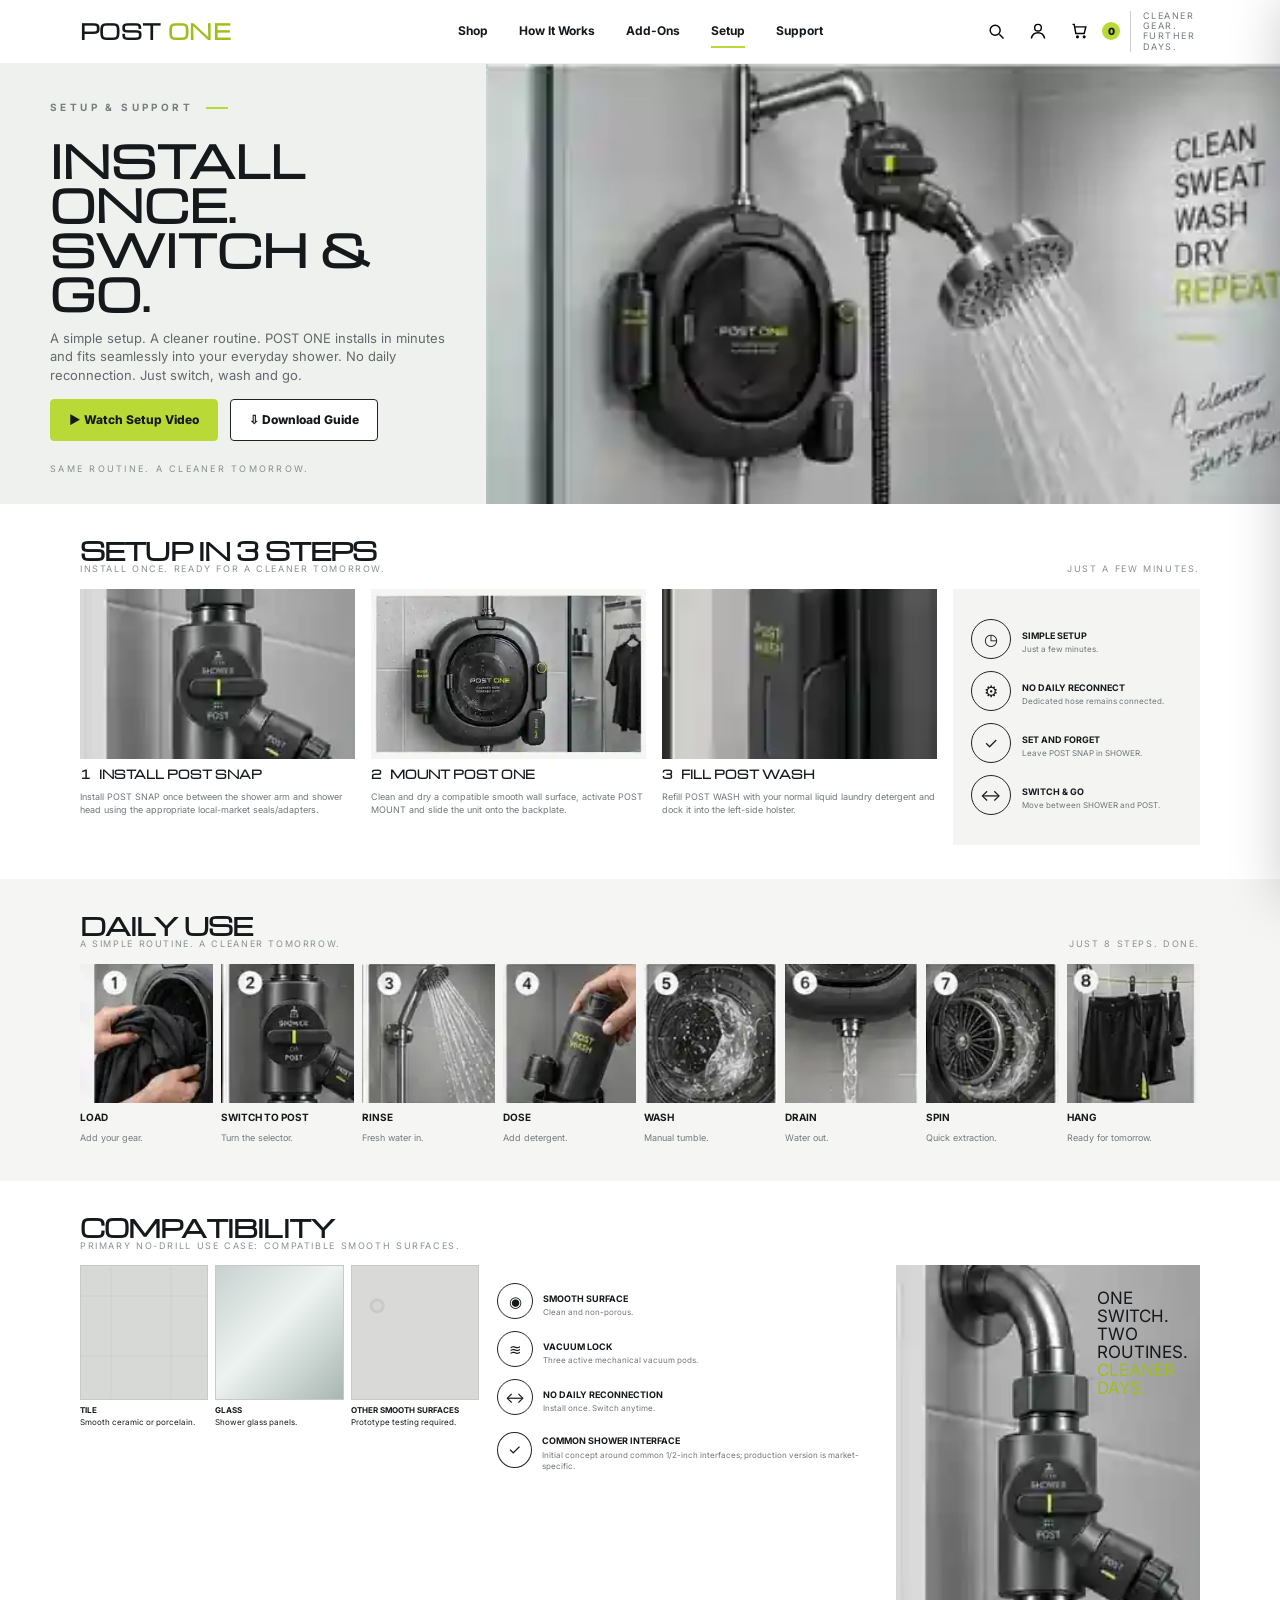
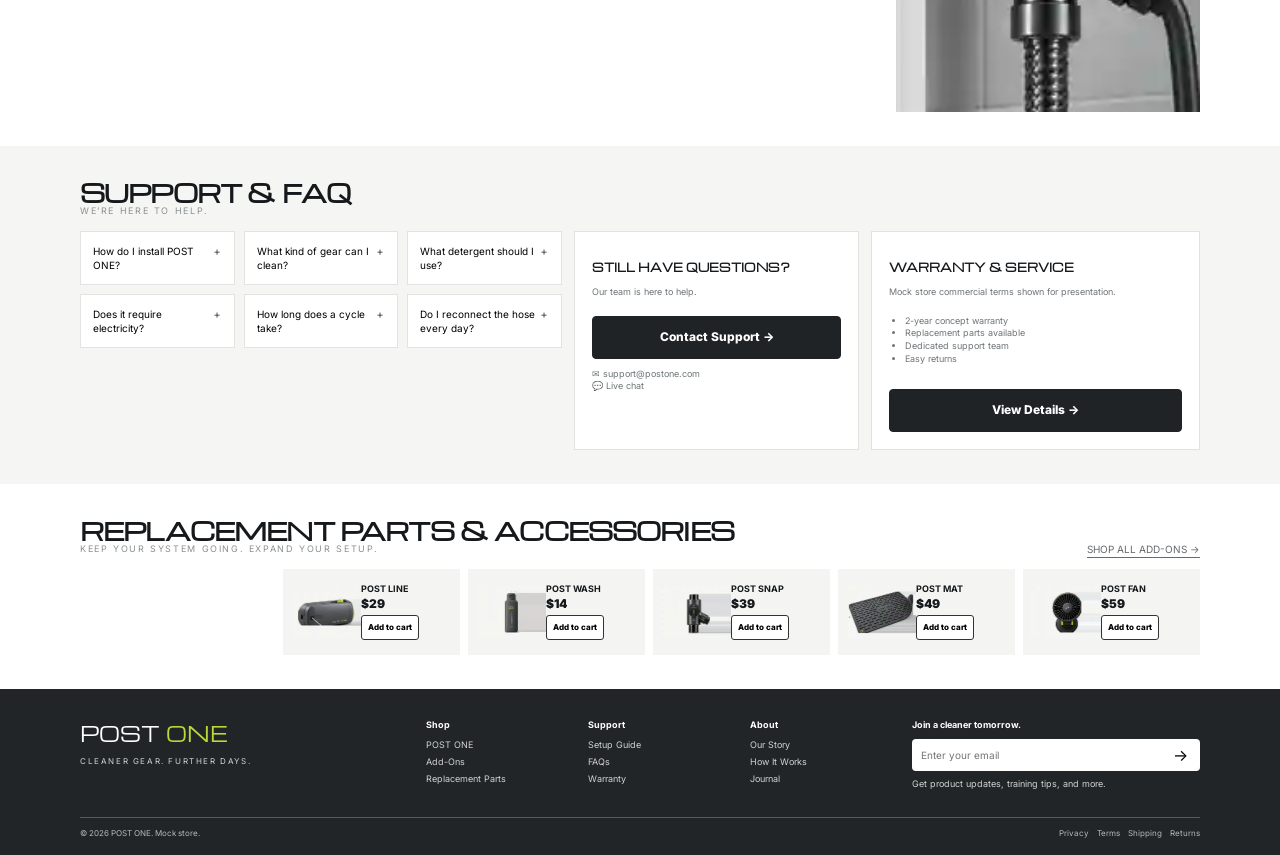
<file: setup.html>
<!doctype html><html lang="en"><head><meta charset="utf-8"><meta name="viewport" content="width=device-width,initial-scale=1"><title>POST ONE — Setup & Support</title><meta name="description" content="POST ONE — premium post-workout gear care"><link rel="stylesheet" href="https://fonts.googleapis.com/css2?family=Inter:wght@400;500;600;700;800;900&family=Michroma&display=swap"><link rel="stylesheet" href="css/site-1.css"><link rel="stylesheet" href="css/site-2.css"><link rel="stylesheet" href="css/site-3.css"><link rel="stylesheet" href="css/site-4.css"><link rel="stylesheet" href="css/site-5.css"></head><body><header class="topbar"><div class="container"><a class="logo" href="index.html">POST <span>ONE</span></a><nav class="nav"><a href="post-one.html">Shop</a><a href="how-it-works.html">How It Works</a><a href="addons.html">Add-Ons</a><a href="setup.html" class="active">Setup</a><a href="support.html">Support</a></nav><div class="actions"><button class="iconbtn" aria-label="Search"><svg viewBox="0 0 24 24"><circle cx="11" cy="11" r="6"/><path d="m16 16 5 5"/></svg></button><button class="iconbtn" aria-label="Account"><svg viewBox="0 0 24 24"><circle cx="12" cy="8" r="4"/><path d="M4 21c1-5 4-7 8-7s7 2 8 7"/></svg></button><button class="iconbtn js-cart" aria-label="Cart"><svg viewBox="0 0 24 24"><path d="M3 4h2l2 11h10l2-8H6"/><circle cx="9" cy="19" r="1"/><circle cx="17" cy="19" r="1"/></svg></button><span class="cartcount">0</span><div class="tagline">CLEANER GEAR.<br>FURTHER DAYS.</div><button class="iconbtn mobile-menu" aria-label="Menu">☰</button></div></div></header><main>
<section class="setup-hero"><div class="setup-copy"><div class="eyebrow">SETUP & SUPPORT <span class="limebar"></span></div><h1>INSTALL ONCE.<br>SWITCH & GO.</h1><p>A simple setup. A cleaner routine. POST ONE installs in minutes and fits seamlessly into your everyday shower. No daily reconnection. Just switch, wash and go.</p><div class="btnrow"><a class="btn primary" href="#setupsteps">▶ Watch Setup Video</a><a class="btn" href="#">⇩ Download Guide</a></div><div class="microline">SAME ROUTINE. A CLEANER TOMORROW.</div></div><div class="setup-visual"><img src="" data-asset="setup-hero.webp" alt="POST ONE setup"></div></section>
<section class="section" id="setupsteps"><div class="container"><div class="section-head"><div><h2 class="section-title">SETUP IN 3 STEPS</h2><div class="section-sub">INSTALL ONCE. READY FOR A CLEANER TOMORROW.</div></div><div class="section-sub">JUST A FEW MINUTES.</div></div><div class="setup-three"><div class="setup-step"><img src="" data-asset="snap-life.webp"><h3>1 &nbsp; INSTALL POST SNAP</h3><p>Install POST SNAP once between the shower arm and shower head using the appropriate local-market seals/adapters.</p></div><div class="setup-step"><img src="" data-asset="postone.webp"><h3>2 &nbsp; MOUNT POST ONE</h3><p>Clean and dry a compatible smooth wall surface, activate POST MOUNT and slide the unit onto the backplate.</p></div><div class="setup-step"><img src="" data-asset="wash-life.webp"><h3>3 &nbsp; FILL POST WASH</h3><p>Refill POST WASH with your normal liquid laundry detergent and dock it into the left-side holster.</p></div><aside class="setup-benefits"><div class="setup-benefit"><div class="circle">◷</div><div><b>SIMPLE SETUP</b><span>Just a few minutes.</span></div></div><div class="setup-benefit"><div class="circle">⚙</div><div><b>NO DAILY RECONNECT</b><span>Dedicated hose remains connected.</span></div></div><div class="setup-benefit"><div class="circle">✓</div><div><b>SET AND FORGET</b><span>Leave POST SNAP in SHOWER.</span></div></div><div class="setup-benefit"><div class="circle">↔</div><div><b>SWITCH & GO</b><span>Move between SHOWER and POST.</span></div></div></aside></div></div></section>
<section class="section alt"><div class="container"><div class="section-head"><div><h2 class="section-title">DAILY USE</h2><div class="section-sub">A SIMPLE ROUTINE. A CLEANER TOMORROW.</div></div><div class="section-sub">JUST 8 STEPS. DONE.</div></div><div class="routine"><div class="routine-card"><div class="routine-img"><img src="" data-asset="step1.webp" alt="LOAD"></div><div class="routine-copy"><strong>LOAD</strong><span>Add your gear.</span></div></div><div class="routine-card"><div class="routine-img"><img src="" data-asset="step2.webp" alt="SWITCH TO POST"></div><div class="routine-copy"><strong>SWITCH TO POST</strong><span>Turn the selector.</span></div></div><div class="routine-card"><div class="routine-img"><img src="" data-asset="step3.webp" alt="RINSE"></div><div class="routine-copy"><strong>RINSE</strong><span>Fresh water in.</span></div></div><div class="routine-card"><div class="routine-img"><img src="" data-asset="step4.webp" alt="DOSE"></div><div class="routine-copy"><strong>DOSE</strong><span>Add detergent.</span></div></div><div class="routine-card"><div class="routine-img"><img src="" data-asset="step5.webp" alt="WASH"></div><div class="routine-copy"><strong>WASH</strong><span>Manual tumble.</span></div></div><div class="routine-card"><div class="routine-img"><img src="" data-asset="step6.webp" alt="DRAIN"></div><div class="routine-copy"><strong>DRAIN</strong><span>Water out.</span></div></div><div class="routine-card"><div class="routine-img"><img src="" data-asset="step7.webp" alt="SPIN"></div><div class="routine-copy"><strong>SPIN</strong><span>Quick extraction.</span></div></div><div class="routine-card"><div class="routine-img"><img src="" data-asset="step8.webp" alt="HANG"></div><div class="routine-copy"><strong>HANG</strong><span>Ready for tomorrow.</span></div></div></div></div></section>
<section class="section"><div class="container"><div class="section-head"><div><h2 class="section-title">COMPATIBILITY</h2><div class="section-sub">PRIMARY NO-DRILL USE CASE: COMPATIBLE SMOOTH SURFACES.</div></div></div><div class="compat"><div><div class="surface-grid"><div><div class="surface tile"></div><div class="surface-label"><b>TILE</b><br>Smooth ceramic or porcelain.</div></div><div><div class="surface glass"></div><div class="surface-label"><b>GLASS</b><br>Shower glass panels.</div></div><div><div class="surface other"></div><div class="surface-label"><b>OTHER SMOOTH SURFACES</b><br>Prototype testing required.</div></div></div></div><div class="compat-list"><div class="compat-row"><div class="circle">◉</div><div><b>SMOOTH SURFACE</b><span>Clean and non-porous.</span></div></div><div class="compat-row"><div class="circle">≋</div><div><b>VACUUM LOCK</b><span>Three active mechanical vacuum pods.</span></div></div><div class="compat-row"><div class="circle">↔</div><div><b>NO DAILY RECONNECTION</b><span>Install once. Switch anytime.</span></div></div><div class="compat-row"><div class="circle">✓</div><div><b>COMMON SHOWER INTERFACE</b><span>Initial concept around common 1/2-inch interfaces; production version is market-specific.</span></div></div></div><div class="snap-promo"><img src="" data-asset="snap-life.webp"><div class="mantra">ONE<br>SWITCH.<br>TWO<br>ROUTINES.<br><span>CLEANER<br>DAYS.</span></div></div></div></div></section>
<section class="section alt"><div class="container"><div class="section-head"><div><h2 class="section-title">SUPPORT & FAQ</h2><div class="section-sub">WE’RE HERE TO HELP.</div></div></div><div class="support-row"><div><div class="faq-grid"><div class="faq-item"><button class="faq-q">How do I install POST ONE?<span>＋</span></button><div class="faq-a">Install POST SNAP once, prepare a compatible smooth wall surface, secure POST MOUNT, slide POST ONE onto the backplate, then fill and dock POST WASH.</div></div><div class="faq-item"><button class="faq-q">What kind of gear can I clean?<span>＋</span></button><div class="faq-a">The system is designed around one performance outfit: typically a shirt plus shorts or leggings, underwear and socks. Heavy jeans, large towels and bedding are outside the intended use case.</div></div><div class="faq-item"><button class="faq-q">What detergent should I use?<span>＋</span></button><div class="faq-a">POST WASH is intended to be refilled with the user’s normal liquid laundry detergent. The integrated dosing chamber helps dilute it before it reaches the garments.</div></div><div class="faq-item"><button class="faq-q">Does it require electricity?<span>＋</span></button><div class="faq-a">No. The core POST ONE system is fully manual and uses the existing shower water supply.</div></div><div class="faq-item"><button class="faq-q">How long does a cycle take?<span>＋</span></button><div class="faq-a">The current engineering target is approximately 2–3 minutes of active user interaction, subject to prototype validation.</div></div><div class="faq-item"><button class="faq-q">Do I reconnect the hose every day?<span>＋</span></button><div class="faq-a">No. The daily convenience principle is install once, then simply switch POST SNAP between SHOWER and POST.</div></div></div></div><div class="support-card"><h3>STILL HAVE QUESTIONS?</h3><p>Our team is here to help.</p><a class="btn dark" href="support.html">Contact Support →</a><p>✉ support@postone.com<br>💬 Live chat</p></div><div class="support-card"><h3>WARRANTY & SERVICE</h3><p>Mock store commercial terms shown for presentation.</p><ul><li>2-year concept warranty</li><li>Replacement parts available</li><li>Dedicated support team</li><li>Easy returns</li></ul><a class="btn dark" href="support.html">View Details →</a></div></div></div></section>
<section class="section"><div class="container"><div class="section-head"><div><h2 class="section-title">REPLACEMENT PARTS & ACCESSORIES</h2><div class="section-sub">KEEP YOUR SYSTEM GOING. EXPAND YOUR SETUP.</div></div><a class="textlink" href="addons.html">SHOP ALL ADD-ONS →</a></div><div class="replacement-rail"><div></div><div class="rail-item"><img src="" data-asset="line.webp"><div><h4>POST LINE</h4><div class="price">$29</div><button class="addbtn" data-id="line" data-name="POST LINE" data-price="29">Add to cart</button></div></div><div class="rail-item"><img src="" data-asset="wash.webp"><div><h4>POST WASH</h4><div class="price">$14</div><button class="addbtn" data-id="wash" data-name="POST WASH" data-price="14">Add to cart</button></div></div><div class="rail-item"><img src="" data-asset="snap.webp"><div><h4>POST SNAP</h4><div class="price">$39</div><button class="addbtn" data-id="snap" data-name="POST SNAP" data-price="39">Add to cart</button></div></div><div class="rail-item"><img src="" data-asset="mat.webp"><div><h4>POST MAT</h4><div class="price">$49</div><button class="addbtn" data-id="mat" data-name="POST MAT" data-price="49">Add to cart</button></div></div><div class="rail-item"><img src="" data-asset="fan.webp"><div><h4>POST FAN</h4><div class="price">$59</div><button class="addbtn" data-id="fan" data-name="POST FAN" data-price="59">Add to cart</button></div></div></div></div></section></main><footer class="footer"><div class="container"><div class="footer-grid"><div><div class="footer-logo">POST <span>ONE</span></div><small>CLEANER GEAR. FURTHER DAYS.</small></div><div><h4>Shop</h4><a href="post-one.html">POST ONE</a><a href="addons.html">Add-Ons</a><a href="addons.html#replacement">Replacement Parts</a></div><div><h4>Support</h4><a href="setup.html">Setup Guide</a><a href="support.html">FAQs</a><a href="support.html">Warranty</a></div><div><h4>About</h4><a href="index.html">Our Story</a><a href="how-it-works.html">How It Works</a><a href="#">Journal</a></div><div><h4>Join a cleaner tomorrow.</h4><form class="newsletter"><input type="email" placeholder="Enter your email"><button>→</button></form><a href="#" style="margin-top:7px">Get product updates, training tips, and more.</a></div></div><div class="footer-bottom"><span>© 2026 POST ONE. Mock store.</span><span>Privacy &nbsp;&nbsp; Terms &nbsp;&nbsp; Shipping &nbsp;&nbsp; Returns</span></div></div></footer><div class="backdrop"></div><aside class="cart-drawer"><div class="cart-head"><h3>Your Cart</h3><button class="cart-close">×</button></div><div class="cart-items"></div><div class="cart-foot"><div class="total"><span>Subtotal</span><span class="subtotal">$0</span></div><button class="btn primary" style="width:100%">Checkout</button><div style="font-size:8px;color:#777;margin-top:8px">Mock checkout — no payment is processed.</div></div></aside><div class="toast"></div><script src="asset-loader.js"></script><script src="js/store.js"></script></body></html>
</file>
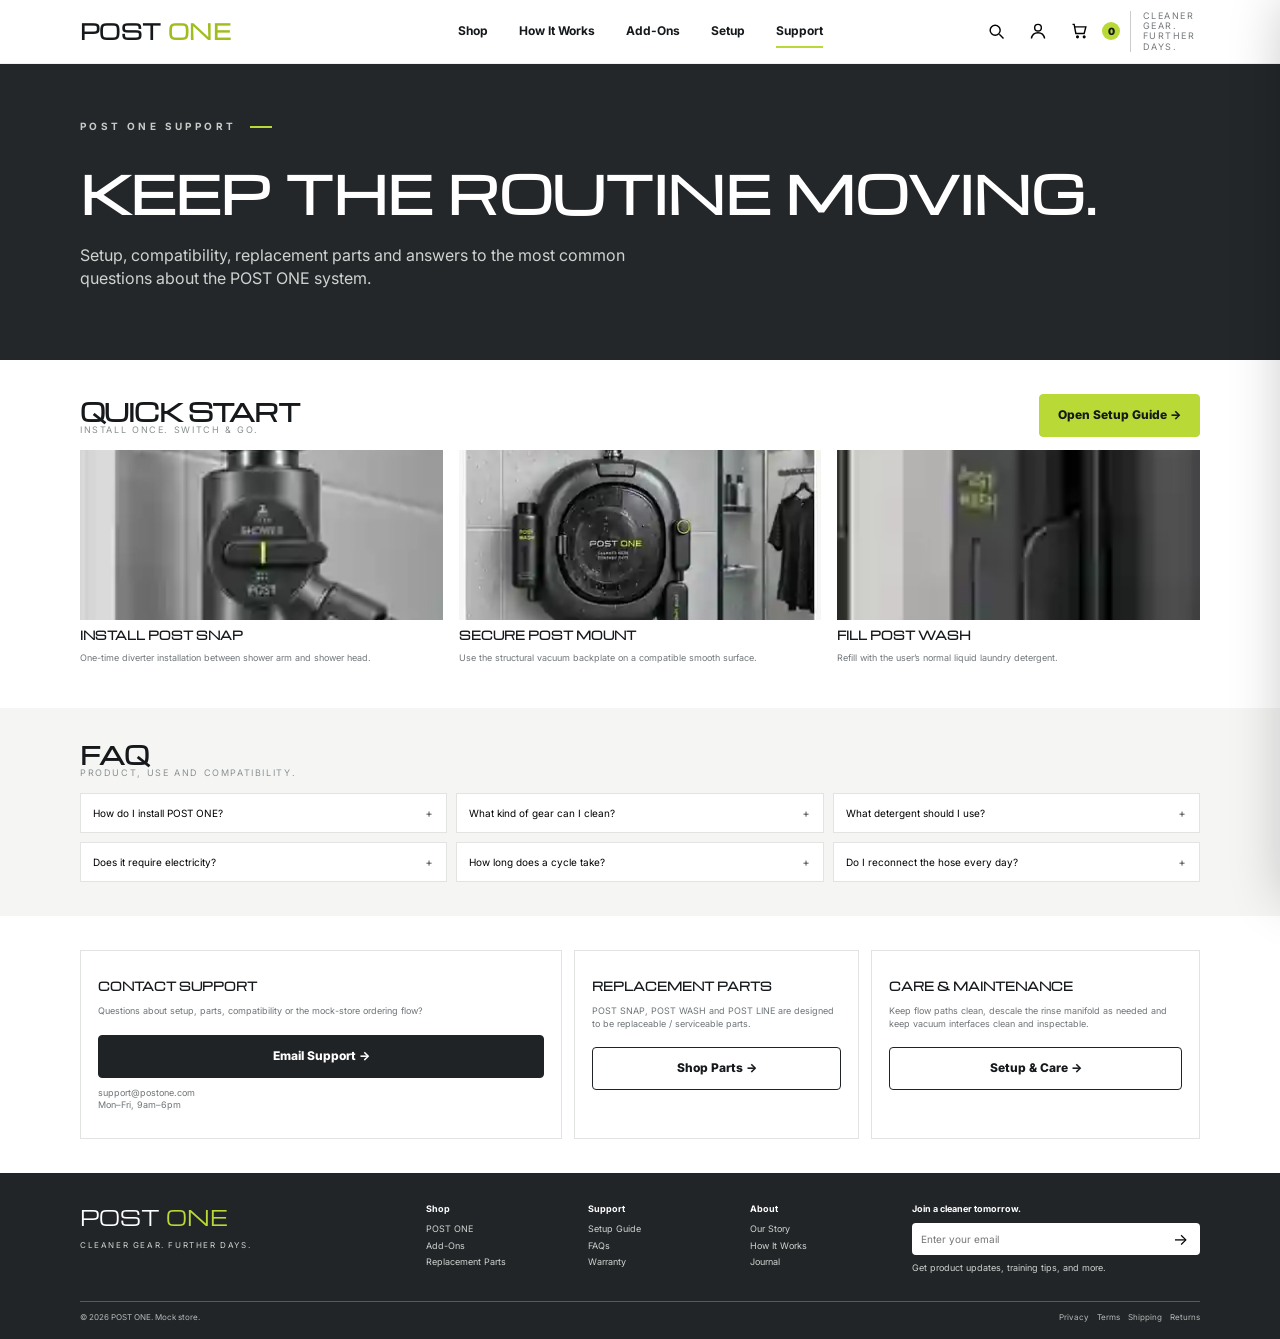
<file: support.html>
<!doctype html><html lang="en"><head><meta charset="utf-8"><meta name="viewport" content="width=device-width,initial-scale=1"><title>POST ONE — Support</title><meta name="description" content="POST ONE — premium post-workout gear care"><link rel="stylesheet" href="https://fonts.googleapis.com/css2?family=Inter:wght@400;500;600;700;800;900&family=Michroma&display=swap"><link rel="stylesheet" href="css/site-1.css"><link rel="stylesheet" href="css/site-2.css"><link rel="stylesheet" href="css/site-3.css"><link rel="stylesheet" href="css/site-4.css"><link rel="stylesheet" href="css/site-5.css"></head><body><header class="topbar"><div class="container"><a class="logo" href="index.html">POST <span>ONE</span></a><nav class="nav"><a href="post-one.html">Shop</a><a href="how-it-works.html">How It Works</a><a href="addons.html">Add-Ons</a><a href="setup.html">Setup</a><a href="support.html" class="active">Support</a></nav><div class="actions"><button class="iconbtn" aria-label="Search"><svg viewBox="0 0 24 24"><circle cx="11" cy="11" r="6"/><path d="m16 16 5 5"/></svg></button><button class="iconbtn" aria-label="Account"><svg viewBox="0 0 24 24"><circle cx="12" cy="8" r="4"/><path d="M4 21c1-5 4-7 8-7s7 2 8 7"/></svg></button><button class="iconbtn js-cart" aria-label="Cart"><svg viewBox="0 0 24 24"><path d="M3 4h2l2 11h10l2-8H6"/><circle cx="9" cy="19" r="1"/><circle cx="17" cy="19" r="1"/></svg></button><span class="cartcount">0</span><div class="tagline">CLEANER GEAR.<br>FURTHER DAYS.</div><button class="iconbtn mobile-menu" aria-label="Menu">☰</button></div></div></header><main>
<section class="support-hero"><div class="container"><div class="eyebrow" style="color:#c7cbc8">POST ONE SUPPORT <span class="limebar"></span></div><h1>KEEP THE ROUTINE MOVING.</h1><p>Setup, compatibility, replacement parts and answers to the most common questions about the POST ONE system.</p></div></section>
<section class="section"><div class="container"><div class="section-head"><div><h2 class="section-title">QUICK START</h2><div class="section-sub">INSTALL ONCE. SWITCH & GO.</div></div><a class="btn primary" href="setup.html">Open Setup Guide →</a></div><div class="setup-three" style="grid-template-columns:repeat(3,1fr)"><div class="setup-step"><img src="" data-asset="snap-life.webp"><h3>INSTALL POST SNAP</h3><p>One-time diverter installation between shower arm and shower head.</p></div><div class="setup-step"><img src="" data-asset="postone.webp"><h3>SECURE POST MOUNT</h3><p>Use the structural vacuum backplate on a compatible smooth surface.</p></div><div class="setup-step"><img src="" data-asset="wash-life.webp"><h3>FILL POST WASH</h3><p>Refill with the user’s normal liquid laundry detergent.</p></div></div></div></section>
<section class="section alt"><div class="container"><div class="section-head"><div><h2 class="section-title">FAQ</h2><div class="section-sub">PRODUCT, USE AND COMPATIBILITY.</div></div></div><div class="faq-grid"><div class="faq-item"><button class="faq-q">How do I install POST ONE?<span>＋</span></button><div class="faq-a">Install POST SNAP once, prepare a compatible smooth wall surface, secure POST MOUNT, slide POST ONE onto the backplate, then fill and dock POST WASH.</div></div><div class="faq-item"><button class="faq-q">What kind of gear can I clean?<span>＋</span></button><div class="faq-a">The system is designed around one performance outfit: typically a shirt plus shorts or leggings, underwear and socks. Heavy jeans, large towels and bedding are outside the intended use case.</div></div><div class="faq-item"><button class="faq-q">What detergent should I use?<span>＋</span></button><div class="faq-a">POST WASH is intended to be refilled with the user’s normal liquid laundry detergent. The integrated dosing chamber helps dilute it before it reaches the garments.</div></div><div class="faq-item"><button class="faq-q">Does it require electricity?<span>＋</span></button><div class="faq-a">No. The core POST ONE system is fully manual and uses the existing shower water supply.</div></div><div class="faq-item"><button class="faq-q">How long does a cycle take?<span>＋</span></button><div class="faq-a">The current engineering target is approximately 2–3 minutes of active user interaction, subject to prototype validation.</div></div><div class="faq-item"><button class="faq-q">Do I reconnect the hose every day?<span>＋</span></button><div class="faq-a">No. The daily convenience principle is install once, then simply switch POST SNAP between SHOWER and POST.</div></div></div></div></section>
<section class="section"><div class="container"><div class="support-row"><div class="support-card"><h3>CONTACT SUPPORT</h3><p>Questions about setup, parts, compatibility or the mock-store ordering flow?</p><a class="btn dark" href="mailto:support@postone.com">Email Support →</a><p>support@postone.com<br>Mon–Fri, 9am–6pm</p></div><div class="support-card"><h3>REPLACEMENT PARTS</h3><p>POST SNAP, POST WASH and POST LINE are designed to be replaceable / serviceable parts.</p><a class="btn" href="addons.html#replacement">Shop Parts →</a></div><div class="support-card"><h3>CARE & MAINTENANCE</h3><p>Keep flow paths clean, descale the rinse manifold as needed and keep vacuum interfaces clean and inspectable.</p><a class="btn" href="setup.html">Setup & Care →</a></div></div></div></section>
</main><footer class="footer"><div class="container"><div class="footer-grid"><div><div class="footer-logo">POST <span>ONE</span></div><small>CLEANER GEAR. FURTHER DAYS.</small></div><div><h4>Shop</h4><a href="post-one.html">POST ONE</a><a href="addons.html">Add-Ons</a><a href="addons.html#replacement">Replacement Parts</a></div><div><h4>Support</h4><a href="setup.html">Setup Guide</a><a href="support.html">FAQs</a><a href="support.html">Warranty</a></div><div><h4>About</h4><a href="index.html">Our Story</a><a href="how-it-works.html">How It Works</a><a href="#">Journal</a></div><div><h4>Join a cleaner tomorrow.</h4><form class="newsletter"><input type="email" placeholder="Enter your email"><button>→</button></form><a href="#" style="margin-top:7px">Get product updates, training tips, and more.</a></div></div><div class="footer-bottom"><span>© 2026 POST ONE. Mock store.</span><span>Privacy &nbsp;&nbsp; Terms &nbsp;&nbsp; Shipping &nbsp;&nbsp; Returns</span></div></div></footer><div class="backdrop"></div><aside class="cart-drawer"><div class="cart-head"><h3>Your Cart</h3><button class="cart-close">×</button></div><div class="cart-items"></div><div class="cart-foot"><div class="total"><span>Subtotal</span><span class="subtotal">$0</span></div><button class="btn primary" style="width:100%">Checkout</button><div style="font-size:8px;color:#777;margin-top:8px">Mock checkout — no payment is processed.</div></div></aside><div class="toast"></div><script src="asset-loader.js"></script><script src="js/store.js"></script></body></html>
</file>
<file: css/site-1.css>
:root{--ink:#16191c;--graph:#2f3234;--graph2:#202326;--muted:#6e7377;--soft:#f4f5f3;--soft2:#e9ece9;--line:#d9ddda;--lime:#b8d936;--lime2:#9fbe1c;--white:#fff;--max:1180px;--r:10px;--shadow:0 18px 45px rgba(20,23,24,.10)}
*{box-sizing:border-box}
html{scroll-behavior:smooth}
body{margin:0;background:#fff;color:var(--ink);font-family:Inter,Arial,sans-serif;line-height:1.4}
img{display:block;max-width:100%}
a{color:inherit;text-decoration:none}
button,input{font:inherit}
button{cursor:pointer}
.container{max-width:var(--max);margin:auto;padding:0 30px}
.topbar{height:64px;background:rgba(255,255,255,.96);position:sticky;top:0;z-index:60;border-bottom:1px solid rgba(0,0,0,.06);display:flex;align-items:center}
.topbar .container{width:100%;display:grid;grid-template-columns:220px 1fr 220px;align-items:center}
.logo{font-family:Michroma,Arial,sans-serif;font-weight:900;letter-spacing:.02em;font-size:20px}
.logo span{color:var(--lime2)}
.nav{display:flex;justify-content:center;gap:31px;font-size:12px;font-weight:700}
.nav a{padding:23px 0;position:relative}
.nav a.active:after,.nav a:hover:after{content:"";position:absolute;height:2px;bottom:15px;left:0;right:0;background:var(--lime)}
.actions{display:flex;justify-content:flex-end;align-items:center;gap:10px}
.iconbtn{border:0;background:transparent;width:34px;height:34px;display:grid;place-items:center}
.iconbtn svg{width:20px;height:20px;fill:none;stroke:currentColor;stroke-width:1.7}
.cartcount{background:var(--lime);font-size:10px;font-weight:900;border-radius:999px;min-width:18px;height:18px;display:inline-grid;place-items:center;margin-left:-4px}
.tagline{font-size:9px;color:#74797c;letter-spacing:.16em;line-height:1.15;padding-left:12px;border-left:1px solid #ccc}
.mobile-menu{display:none}
.hero{background:#eef0ed}
.hero-grid{max-width:1440px;margin:auto;display:grid;grid-template-columns:36% 64%;min-height:325px}
.hero-copy{padding:38px 38px 34px max(30px,calc((100vw - 1180px)/2));display:flex;flex-direction:column;justify-content:center}
.eyebrow{font-size:10px;letter-spacing:.34em;font-weight:700;color:#777d80;margin-bottom:24px}
.limebar{display:inline-block;width:22px;height:2px;background:var(--lime);margin-left:8px;vertical-align:middle}
.hero h1,.display{font-family:Michroma,Arial,sans-serif;font-weight:900;text-transform:uppercase;letter-spacing:-.045em;line-height:.97;margin:0}
.hero h1{font-size:clamp(38px,4.2vw,61px);margin-bottom:14px}
.hero p{font-size:15px;color:#656b6e;max-width:410px}
.hero-image{min-height:325px;background:#dfe2df}
.hero-image img{width:100%;height:100%;object-fit:cover}
.btnrow{display:flex;gap:12px;flex-wrap:wrap;margin-top:15px}
.btn{display:inline-flex;align-items:center;justify-content:center;padding:12px 18px;border:1px solid #202326;border-radius:4px;font-size:12px;font-weight:800;background:#fff}
.btn.primary{background:var(--lime);border-color:var(--lime)}
.btn.dark{background:#202326;color:#fff}
.microline{margin-top:22px;font-size:9px;letter-spacing:.25em;color:#888e91}
.featurebar{border-bottom:1px solid var(--line);background:#fff}
.featurebar .container{display:grid;grid-template-columns:repeat(5,1fr);padding-top:15px;padding-bottom:15px}
.feature{display:flex;align-items:center;gap:12px;border-right:1px solid var(--line);padding:0 18px}
.feature:first-child{padding-left:0}
.feature:last-child{border-right:0}
.featureicon{width:40px;height:40px;border:1.6px solid #1f2224;border-radius:50%;display:grid;place-items:center;flex:0 0 auto}
.featureicon svg{width:21px;height:21px;fill:none;stroke:#1e2224;stroke-width:1.7;stroke-linecap:round;stroke-linejoin:round}
.feature b{font-size:10px;letter-spacing:.05em}
.feature small{display:block;font-size:8px;color:#777c80;letter-spacing:.06em;margin-top:2px}
.section{padding:34px 0}
.section.alt{background:#f5f6f4}
.section.dark{background:#24272a;color:#fff}
.section-head{display:flex;align-items:end;justify-content:space-between;gap:20px;margin-bottom:13px}
.section-title{font-family:Michroma,Arial,sans-serif;font-size:24px;line-height:1.05;text-transform:uppercase;margin:0;letter-spacing:-.035em}
.section-sub{font-size:9px;letter-spacing:.18em;color:#8a9092;text-transform:uppercase}
.textlink{font-size:10px;text-transform:uppercase;text-decoration:underline;text-underline-offset:4px;color:#656a6e}
.routine{display:grid;grid-template-columns:repeat(8,1fr);gap:8px}
.routine-card{min-width:0}
.routine-img{aspect-ratio:1/1.05;background:#ddd;overflow:hidden;position:relative}
.routine-img img{width:100%;height:100%;object-fit:cover}
.routine-copy{padding-top:7px}
.routine-copy strong{font-size:10px;display:block}
.routine-copy span{font-size:9px;color:#74797c}
.included{display:grid;grid-template-columns:1.1fr repeat(3,.9fr) 1.8fr;gap:8px;align-items:stretch}
.inc-card{background:#f2f4f2;padding:12px;min-height:215px;display:flex;flex-direction:column}
.inc-img{flex:1;display:grid;place-items:center;overflow:hidden}
.inc-img img{max-height:155px;width:auto;object-fit:contain}
.inc-card h3{font-family:Michroma;font-size:12px;margin:10px 0 1px}
.inc-card h3 span{color:var(--lime2)}
.inc-card p{font-size:9px;color:#6f7477;margin:0}
.included-badge{align-self:flex-start;background:#dfeaa3;font-size:8px;font-weight:900;padding:3px 6px;border-radius:2px;margin-top:6px}
.athlete-card{min-height:215px;position:relative;overflow:hidden;background:#333}
.athlete-card img{width:100%;height:100%;object-fit:cover}
.athlete-copy{position:absolute;top:18px;left:18px;color:#fff;font-family:Michroma;font-size:18px;font-weight:900;line-height:1.1}
.athlete-copy:after{content:"";display:block;width:25px;height:3px;background:var(--lime);margin-top:11px}
.product-grid{display:grid;grid-template-columns:repeat(5,1fr);gap:8px}
.product-card{background:#f2f4f2;padding:12px;display:flex;flex-direction:column;min-height:290px}
.product-img{height:154px;display:grid;place-items:center;overflow:hidden}
.product-img img{max-width:100%;max-height:148px;object-fit:contain}
.product-card h3{font-family:Michroma;font-size:12px;margin:8px 0 1px}
.product-card h3 span{color:var(--lime2)}
.product-card p{font-size:9px;color:#73787b;margin:0 0 10px;min-height:27px}
.product-bottom{margin-top:auto;display:flex;align-items:end;justify-content:space-between;gap:6px}
.price{font-size:18px;font-weight:900}
.addbtn{border:1px solid #303335;background:#fff;padding:8px 10px;border-radius:3px;font-size:9px;font-weight:800}
.addbtn:hover{background:#202326;color:#fff}
</file>
<file: css/site-2.css>
.badge{align-self:flex-start;background:var(--lime);font-size:8px;font-weight:900;padding:4px 7px;border-radius:2px;margin-bottom:3px;text-transform:uppercase}
.wide-promo{display:grid;grid-template-columns:1fr 1.25fr .75fr 1.1fr;min-height:190px}
.promo-copy{background:#24272a;color:#fff;padding:31px}
.promo-copy h2{font-family:Michroma;font-size:25px;line-height:1.1;margin:0 0 14px}
.promo-copy p{font-size:10px;color:#cdd1ce;max-width:260px}
.promo-photo{overflow:hidden;background:#ddd}
.promo-photo img{width:100%;height:100%;object-fit:cover}
.promo-icons{display:grid;place-items:center;background:#f4f5f3;text-align:center}
.promo-icons .miniicon{margin:8px;font-size:10px}
.promo-icons svg{width:30px;height:30px;display:block;margin:0 auto 4px;fill:none;stroke:#1f2224;stroke-width:1.5}
.darkphoto{position:relative}
.darkphoto .overlaytext{position:absolute;right:18px;bottom:18px;color:white;text-align:right;font-family:Michroma;font-size:12px}
.testimonials{display:grid;grid-template-columns:repeat(3,1fr);gap:10px}
.quote{border:1px solid #e0e3df;padding:14px;display:grid;grid-template-columns:65px 1fr;gap:12px;background:#fff}
.avatar{width:58px;height:58px;border-radius:50%;background:linear-gradient(135deg,#aeb8ad,#4a5350)}
.stars{color:var(--lime2);font-size:12px}
.quote p{font-size:10px;color:#555b5e;margin:4px 0}
.quote strong{font-size:10px}
.footer{background:#222528;color:#fff;padding:30px 0 16px}
.footer-grid{display:grid;grid-template-columns:1.4fr .6fr .6fr .6fr 1.25fr;gap:24px}
.footer-logo{font-family:Michroma;font-size:20px}
.footer-logo span{color:var(--lime)}
.footer small{font-size:8px;letter-spacing:.2em;color:#d1d4d0}
.footer h4{font-size:9px;margin:0 0 8px}
.footer a{display:block;font-size:9px;color:#d0d3d0;margin:4px 0}
.newsletter{display:flex}
.newsletter input{flex:1;border:0;border-radius:4px 0 0 4px;padding:9px;font-size:10px}
.newsletter button{border:0;background:#fff;padding:0 12px;border-radius:0 4px 4px 0}
.footer-bottom{border-top:1px solid #555b5d;margin-top:22px;padding-top:10px;display:flex;justify-content:space-between;font-size:8px;color:#b5bab7}
.commerce-hero{display:grid;grid-template-columns:61% 39%;min-height:460px}
.gallery{background:#e6e9e6}
.gallery-main{height:350px;overflow:hidden}
.gallery-main img{width:100%;height:100%;object-fit:cover}
.thumbs{height:70px;display:grid;grid-template-columns:repeat(6,1fr);gap:7px;padding:8px 0}
.thumb{border:1px solid #d3d6d4;overflow:hidden;background:#eee}
.thumb.active{outline:2px solid var(--lime)}
.thumb img{width:100%;height:100%;object-fit:cover}
.buy-panel{padding:34px 34px 30px;background:#fff}
.crumb{font-size:9px;color:#909597;margin-bottom:12px}
.product-name{font-family:Michroma;font-size:43px;line-height:1;margin:0 0 5px}
.subtitle{font-size:14px;color:#4f5558}
.rating{display:flex;gap:8px;align-items:center;font-size:10px;color:#6d7275;margin:8px 0}
.rating .stars{font-size:17px}
.buy-price{font-size:27px;font-weight:900;margin:5px 0}
.buy-desc{font-size:12px;color:#656b6e}
.finish{font-size:11px;font-weight:700}
.swatch{width:35px;height:35px;border-radius:50%;background:#303235;border:3px solid #b8d936;box-shadow:0 0 0 1px #222;margin:8px 0 13px}
.buy-actions{display:grid;grid-template-columns:82px 1fr 1fr;gap:10px}
.qty{display:flex;border:1px solid #ddd;height:40px;align-items:center;justify-content:space-around}
.qty button{border:0;background:transparent}
.trust-row{display:grid;grid-template-columns:repeat(3,1fr);gap:8px;margin-top:19px}
.trust{display:flex;gap:7px;align-items:center;font-size:8px}
.trust svg{width:25px;height:25px;fill:none;stroke:#222;stroke-width:1.6}
.info-grid{display:grid;grid-template-columns:1.05fr .95fr;gap:28px}
.benefits{display:grid;grid-template-columns:repeat(3,1fr);gap:10px}
.benefit{border:1px solid #e3e5e2;padding:14px}
.benefit svg{width:38px;height:38px;border:1px solid #222;border-radius:50%;padding:8px;fill:none;stroke:#222;stroke-width:1.5}
.benefit h3{font-family:Michroma;font-size:10px}
.benefit p{font-size:9px;color:#73787b}
.specs{width:100%;border-collapse:collapse;font-size:9px}
.specs td{padding:4px 7px;border-bottom:1px solid #e4e6e3}
.specs td:first-child{font-weight:800;width:43%}
.banner-strip{height:132px;overflow:hidden;position:relative}
.banner-strip img{width:100%;height:100%;object-fit:cover}
.faq-grid{display:grid;grid-template-columns:repeat(3,1fr);gap:9px}
.faq-item{border:1px solid #e2e4e1;background:#fff}
.faq-q{width:100%;display:flex;justify-content:space-between;padding:12px;border:0;background:transparent;font-size:10px;text-align:left}
.faq-a{display:none;padding:0 12px 12px;font-size:9px;color:#6b7073}
.faq-item.open .faq-a{display:block}
.addon-hero{display:grid;grid-template-columns:37% 63%;min-height:290px;background:#edf0ed}
.addon-copy{padding:35px 32px 28px max(30px,calc((100vw - 1180px)/2))}
.addon-copy h1{font-family:Michroma;font-size:43px;line-height:1;margin:0 0 8px}
.addon-copy p{font-size:13px;color:#606669;max-width:320px}
.addon-visual img{width:100%;height:100%;object-fit:cover}
.tabs{display:flex;justify-content:space-between;border-bottom:1px solid #ddd;margin-bottom:18px}
.tabset{display:flex;gap:26px}
.tab{border:0;background:transparent;padding:14px 0;font-size:11px}
.tab.active{border-bottom:3px solid var(--lime);font-weight:800}
.sort{font-size:9px;padding-top:14px}
.essentials{display:grid;grid-template-columns:1.2fr repeat(3,.72fr) 1fr;align-items:center;gap:14px;padding:22px 0}
.essentials h2,.drybetter h2,.together h2{font-family:Michroma;font-size:26px;margin:0 0 7px}
.essentials p,.drybetter p,.together p{font-size:11px;color:#5f6669}
.mini-prod{text-align:center}
.mini-prod img{height:95px;margin:auto;object-fit:contain}
.mini-prod h4{font-family:Michroma;font-size:10px;margin:4px}
.mini-prod .price{font-size:14px}
.benefit-stack{border-left:1px solid #ccd0cd;padding-left:18px}
.benefit-line{display:flex;align-items:center;gap:11px;margin:10px 0;font-size:9px}
.drybetter{display:grid;grid-template-columns:.8fr 1.1fr 1.1fr;gap:10px;align-items:stretch}
.drycopy{padding:28px 10px 20px 0}
.lifestyle-tile{position:relative;min-height:235px;overflow:hidden}
.lifestyle-tile img{width:100%;height:100%;object-fit:cover}
.lifestyle-tile .title{position:absolute;top:18px;left:18px;color:#fff;font-family:Michroma;font-size:16px;line-height:1.15}
.together{display:grid;grid-template-columns:1.1fr 2.2fr .55fr;align-items:center;gap:18px}
</file>
<file: css/site-3.css>
.system-combo{display:flex;justify-content:center;align-items:center;gap:12px}
.system-combo img{height:105px;object-fit:contain}
.plus{font-size:24px}
.vertical-mantra{font-size:18px;line-height:1.07;border-left:1px solid #ccd0cd;padding-left:20px}
.vertical-mantra span{color:var(--lime2)}
.setup-hero{display:grid;grid-template-columns:38% 62%;min-height:315px;background:#eff1ef}
.setup-copy{padding:36px 32px 28px max(30px,calc((100vw - 1180px)/2))}
.setup-copy h1{font-family:Michroma;font-size:43px;line-height:1.03;margin:0 0 14px}
.setup-copy p{font-size:13px;color:#62686b}
.setup-visual img{width:100%;height:100%;object-fit:cover}
.setup-three{display:grid;grid-template-columns:repeat(3,1fr) .9fr;gap:16px}
.setup-step img{width:100%;height:170px;object-fit:cover}
.setup-step h3{font-family:Michroma;font-size:11px;margin:8px 0 2px}
.setup-step p{font-size:9px;color:#71777a}
.setup-benefits{background:#f4f5f3;padding:18px}
.setup-benefit{display:flex;gap:11px;align-items:center;margin:12px 0}
.setup-benefit .circle{width:40px;height:40px;border:1px solid #222;border-radius:50%;display:grid;place-items:center}
.setup-benefit b{font-size:9px}
.setup-benefit span{display:block;font-size:8px;color:#6f7477}
.compat{display:grid;grid-template-columns:1.05fr 1fr .8fr;gap:18px}
.surface-grid{display:grid;grid-template-columns:repeat(3,1fr);gap:7px}
.surface{height:135px;background:#d6d8d6;border:1px solid #c7cac8;position:relative}
.surface.tile{background:linear-gradient(90deg,transparent 49%,#b9bdbb 50%,transparent 51%),linear-gradient(0deg,transparent 49%,#b9bdbb 50%,transparent 51%),#d7d9d7;background-size:60px 60px}
.surface.glass{background:linear-gradient(135deg,#c7d1cf,#edf3f1 46%,#a8b6b2)}
.surface.other{background:radial-gradient(circle at 20% 30%,#d6d7d5 0 4px,#c9cbc9 5px 7px,#d9dad8 8px)}
.surface-label{font-size:8px;margin-top:5px}
.compat-list{padding:6px 0}
.compat-row{display:flex;gap:10px;align-items:center;margin:12px 0}
.compat-row .circle{width:36px;height:36px;border:1px solid #222;border-radius:50%;display:grid;place-items:center;font-size:15px}
.compat-row b{font-size:9px}
.compat-row span{font-size:8px;color:#707579;display:block}
.snap-promo{background:#eef0ed;overflow:hidden;position:relative}
.snap-promo img{width:100%;height:100%;object-fit:cover}
.snap-promo .mantra{position:absolute;right:12px;top:25px;font-size:17px;line-height:1.05}
.snap-promo .mantra span{color:var(--lime2)}
.support-row{display:grid;grid-template-columns:1.1fr .65fr .75fr;gap:12px}
.support-card{border:1px solid #e1e3e0;padding:17px;background:#fff}
.support-card h3{font-family:Michroma;font-size:11px}
.support-card p,.support-card li{font-size:9px;color:#6e7477}
.support-card ul{padding-left:16px}
.support-card .btn{width:100%;margin-top:8px}
.replacement-rail{display:grid;grid-template-columns:1.1fr repeat(5,1fr);align-items:center;gap:8px}
.rail-item{display:grid;grid-template-columns:70px 1fr;align-items:center;background:#f4f5f3;padding:8px}
.rail-item img{height:70px;margin:auto;object-fit:contain}
.rail-item h4{font-size:9px;margin:0}
.rail-item .price{font-size:12px}
.rail-item button{font-size:8px;padding:6px;background:white;border:1px solid #333}
.hiw-hero{background:#24272a;color:white;padding:55px 0}
.hiw-hero h1{font-family:Michroma;font-size:54px;line-height:1.02;margin:0 0 17px}
.hiw-hero p{color:#ccd0cd;max-width:630px}
.timings{display:grid;grid-template-columns:repeat(5,1fr);gap:10px}
.timing{border:1px solid #ddd;padding:18px;text-align:center}
.timing .big{font-size:29px;font-weight:900}
.timing small{font-size:9px;color:#747a7d}
.support-hero{background:#24272a;color:white;padding:55px 0}
.support-hero h1{font-family:Michroma;font-size:51px;margin:0}
.support-hero p{color:#cfd3d0;max-width:600px}
.cart-drawer{position:fixed;right:0;top:0;width:min(420px,100%);height:100vh;background:#fff;z-index:100;transform:translateX(105%);transition:.25s;box-shadow:-20px 0 50px rgba(0,0,0,.2);display:flex;flex-direction:column}
.cart-drawer.open{transform:none}
.cart-head{display:flex;justify-content:space-between;align-items:center;padding:20px;border-bottom:1px solid #ddd}
.cart-head h3{font-family:Michroma;font-size:16px;margin:0}
.cart-close{border:0;background:transparent;font-size:30px}
.cart-items{flex:1;overflow:auto;padding:10px 20px}
.cart-item{display:grid;grid-template-columns:58px 1fr auto;gap:10px;padding:12px 0;border-bottom:1px solid #eee;align-items:center}
.cart-thumb{height:52px;background:#f0f1ef;display:grid;place-items:center;font-size:8px}
.cart-item h4{font-size:10px;margin:0}
.cart-item small{font-size:8px;color:#777}
.cart-foot{border-top:1px solid #ddd;padding:18px}
.total{display:flex;justify-content:space-between;font-weight:900;margin-bottom:12px}
.backdrop{position:fixed;inset:0;background:rgba(0,0,0,.35);z-index:90;display:none}
.backdrop.show{display:block}
.toast{position:fixed;bottom:24px;left:50%;transform:translate(-50%,20px);background:#1f2224;color:white;padding:10px 14px;border-radius:999px;font-size:10px;opacity:0;z-index:110;transition:.2s}
.toast.show{opacity:1;transform:translate(-50%,0)}
</file>
<file: css/site-4.css>
@media(max-width:900px){.topbar .container{grid-template-columns:1fr auto}.nav,.tagline{display:none}.mobile-menu{display:grid}.hero-grid,.commerce-hero,.addon-hero,.setup-hero{grid-template-columns:1fr}.hero-copy,.addon-copy,.setup-copy{padding:35px 25px}.hero-image{height:330px}.featurebar .container{grid-template-columns:repeat(2,1fr)}.feature{border-bottom:1px solid var(--line)}.feature:last-child{grid-column:1/-1}.routine{grid-template-columns:repeat(4,1fr)}.included{grid-template-columns:repeat(2,1fr)}.athlete-card{grid-column:1/-1;height:250px}.product-grid{grid-template-columns:repeat(3,1fr)}.wide-promo{grid-template-columns:1fr 1fr}.footer-grid{grid-template-columns:1fr 1fr 1fr}.footer-grid>div:first-child,.footer-grid>div:last-child{grid-column:1/-1}.info-grid{grid-template-columns:1fr}.addon-hero{grid-template-columns:1fr}.addon-visual{height:290px}.essentials{grid-template-columns:1fr repeat(3,1fr)}.benefit-stack{grid-column:1/-1;border-left:0;border-top:1px solid #ddd}.drybetter{grid-template-columns:1fr 1fr}.drycopy{grid-column:1/-1}.together{grid-template-columns:1fr}.vertical-mantra{border-left:0;border-top:1px solid #ddd;padding:12px 0}.setup-three{grid-template-columns:repeat(3,1fr)}.setup-benefits{grid-column:1/-1}.compat{grid-template-columns:1fr 1fr}.snap-promo{grid-column:1/-1;height:260px}.support-row{grid-template-columns:1fr}.replacement-rail{grid-template-columns:repeat(2,1fr)}.replacement-rail>.section-title{grid-column:1/-1}.timings{grid-template-columns:repeat(3,1fr)}}
</file>
<file: css/site-5.css>
@media(max-width:600px){.container{padding:0 17px}.topbar{height:58px}.logo{font-size:16px}.hero h1,.setup-copy h1,.addon-copy h1{font-size:36px}.product-name{font-size:34px}.hero-image{height:260px}.featurebar .container{grid-template-columns:1fr}.feature:last-child{grid-column:auto}.routine{grid-template-columns:repeat(2,1fr)}.included{grid-template-columns:1fr 1fr}.inc-card{min-height:190px}.product-grid{grid-template-columns:1fr 1fr}.wide-promo{grid-template-columns:1fr}.testimonials{grid-template-columns:1fr}.footer-grid{grid-template-columns:1fr 1fr}.footer-grid>div:first-child,.footer-grid>div:last-child{grid-column:1/-1}.gallery-main{height:280px}.buy-panel{padding:24px 17px}.buy-actions{grid-template-columns:80px 1fr}.buy-actions .btn.dark{grid-column:1/-1}.trust-row{grid-template-columns:1fr}.benefits{grid-template-columns:1fr}.faq-grid{grid-template-columns:1fr}.tabs{display:block}.tabset{gap:14px}.essentials{grid-template-columns:1fr 1fr}.essentials>div:first-child{grid-column:1/-1}.drybetter{grid-template-columns:1fr}.system-combo{flex-wrap:wrap}.setup-three{grid-template-columns:1fr}.compat{grid-template-columns:1fr}.surface-grid{grid-template-columns:repeat(3,1fr)}.replacement-rail{grid-template-columns:1fr}.timings{grid-template-columns:1fr 1fr}.hiw-hero h1,.support-hero h1{font-size:38px}.section-title{font-size:20px}}
</file>
